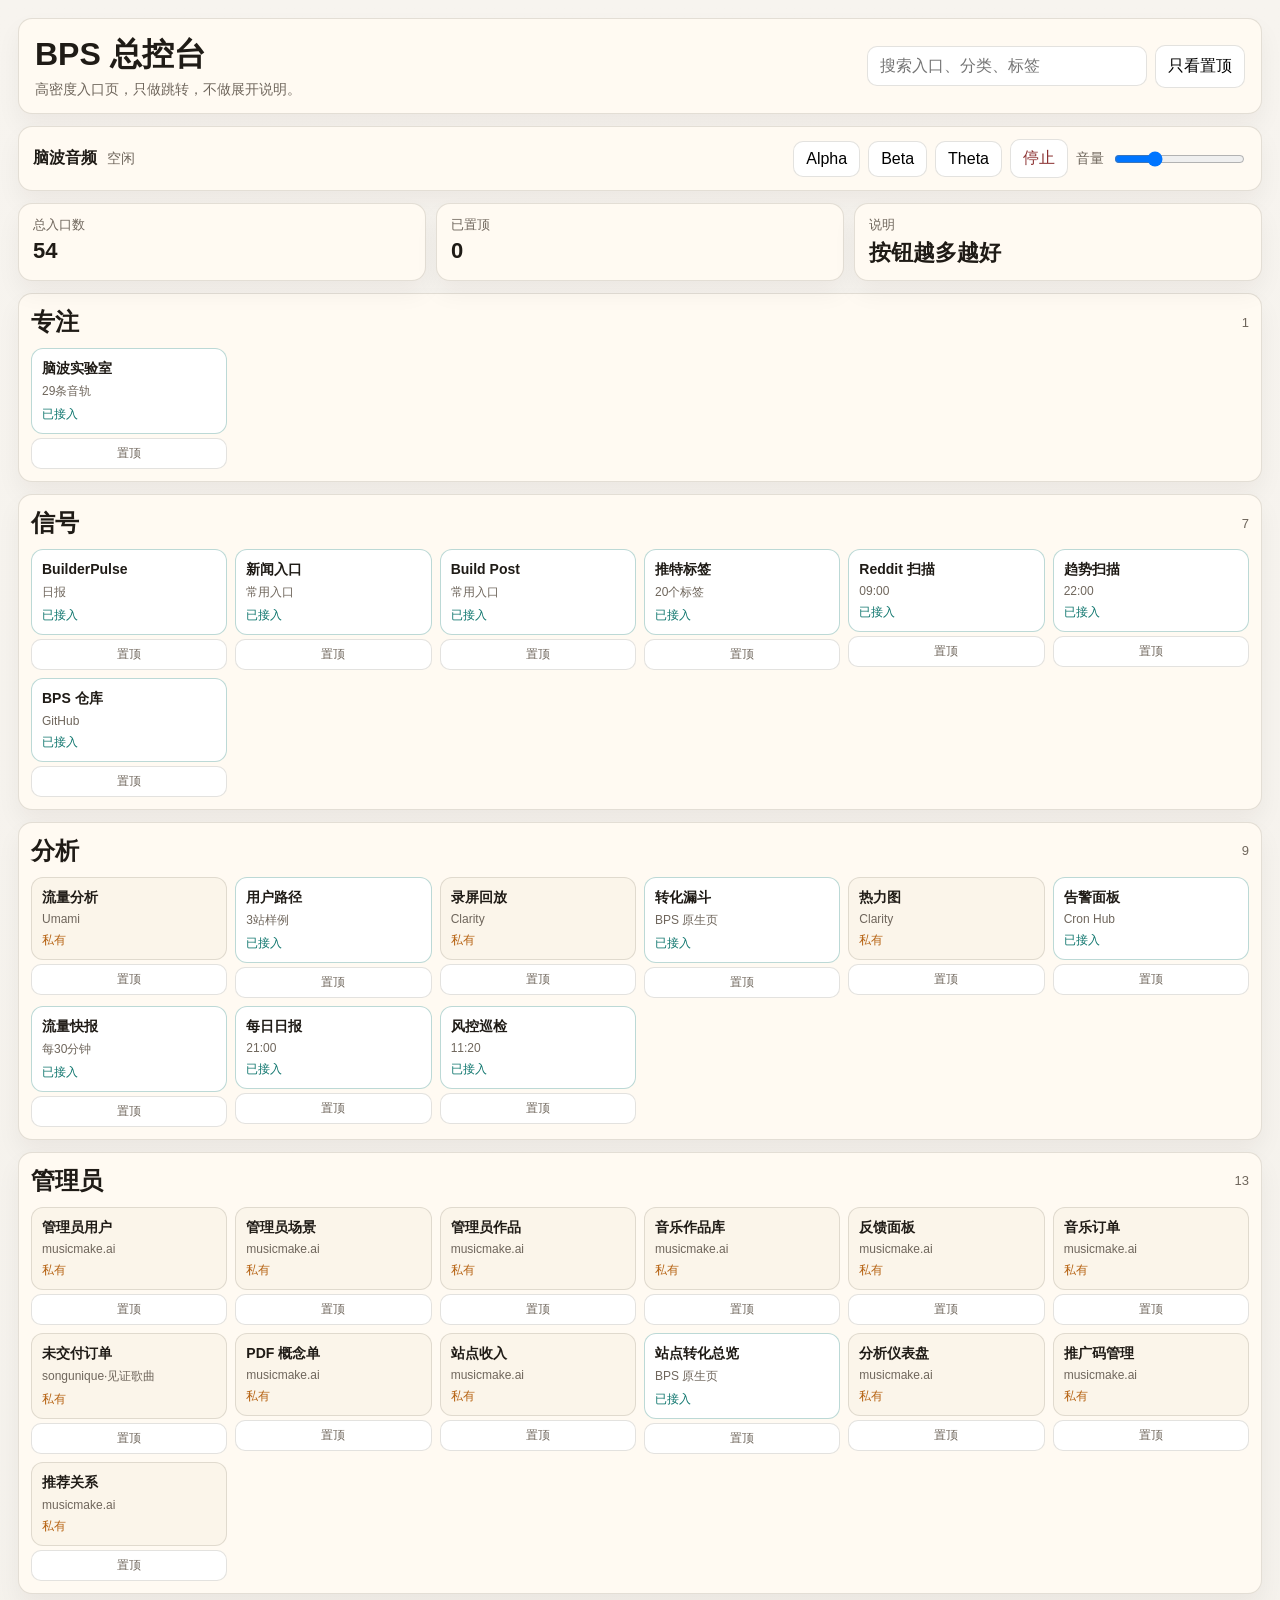
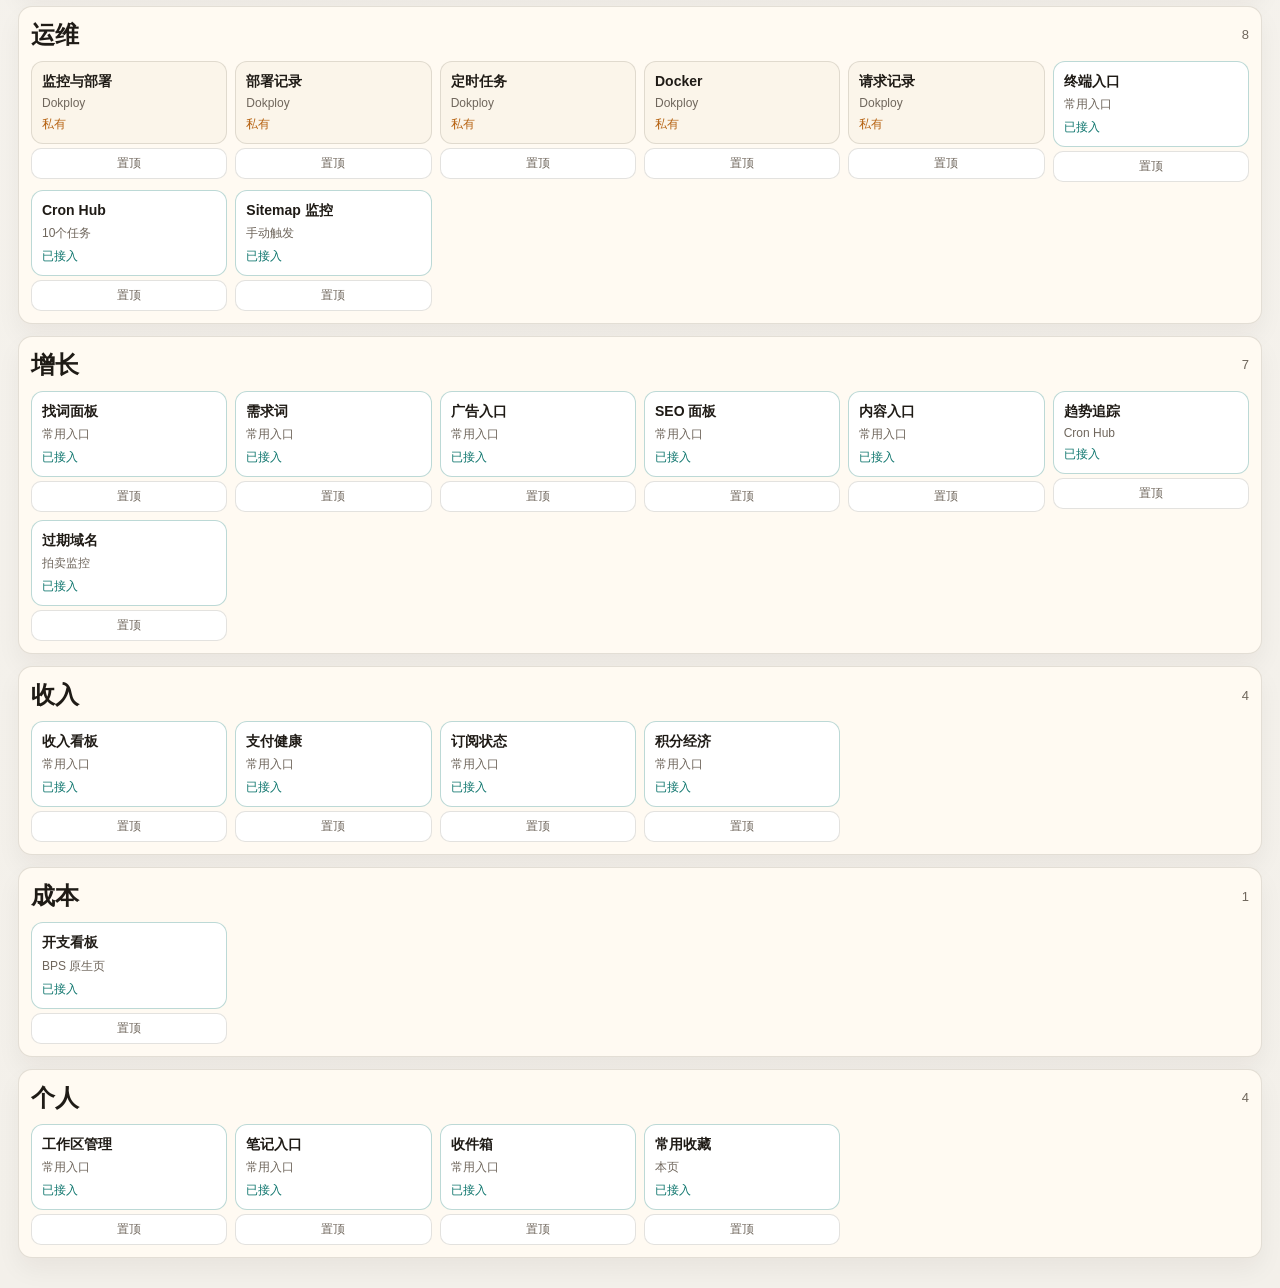
<file: index.html>
<!DOCTYPE html>
<html lang="zh-CN">
  <head>
    <meta charset="UTF-8" />
    <meta name="viewport" content="width=device-width, initial-scale=1.0" />
    <title>BPS 总控台</title>
    <meta
      name="description"
      content="BPS 总控台：高密度入口页，把专注、信号、分析、收入、监控和个人工具收口到一个页面。"
    />
    <meta name="robots" content="noindex,nofollow" />
    <link rel="icon" href="/favicon.svg" type="image/svg+xml" />
    <link rel="stylesheet" href="/styles.css?v=20260425d" />
  </head>
  <body>
    <main class="shell">
      <header class="topbar">
        <div class="title-wrap">
          <h1>BPS 总控台</h1>
          <p>高密度入口页，只做跳转，不做展开说明。</p>
        </div>

        <div class="toolbar">
          <input id="search" type="search" placeholder="搜索入口、分类、标签" />
          <button id="show-pinned" type="button">只看置顶</button>
        </div>
      </header>

      <section id="brain-lab" class="brain-strip">
        <div class="brain-title">
          <strong>脑波音频</strong>
          <span id="audio-status">空闲</span>
        </div>
        <div class="brain-actions">
          <button class="tone-button" data-mode="alpha" type="button">Alpha</button>
          <button class="tone-button" data-mode="beta" type="button">Beta</button>
          <button class="tone-button" data-mode="theta" type="button">Theta</button>
          <button class="tone-button tone-stop" id="stop-audio" type="button">停止</button>
          <label class="volume-row" for="volume">
            <span>音量</span>
            <input id="volume" type="range" min="0" max="100" value="28" />
          </label>
        </div>
      </section>

      <section class="summary-row">
        <div class="summary-box">
          <span>总入口数</span>
          <strong id="module-count">0</strong>
        </div>
        <div class="summary-box">
          <span>已置顶</span>
          <strong id="pinned-count">0</strong>
        </div>
        <div class="summary-box">
          <span>说明</span>
          <strong>按钮越多越好</strong>
        </div>
      </section>

      <div id="sections" class="sections"></div>
    </main>

    <script src="/brain-waves/persistent-player.js?v=20260420d" defer></script>
    <script src="/app.js?v=20260425b" defer></script>
  </body>
</html>
</file>
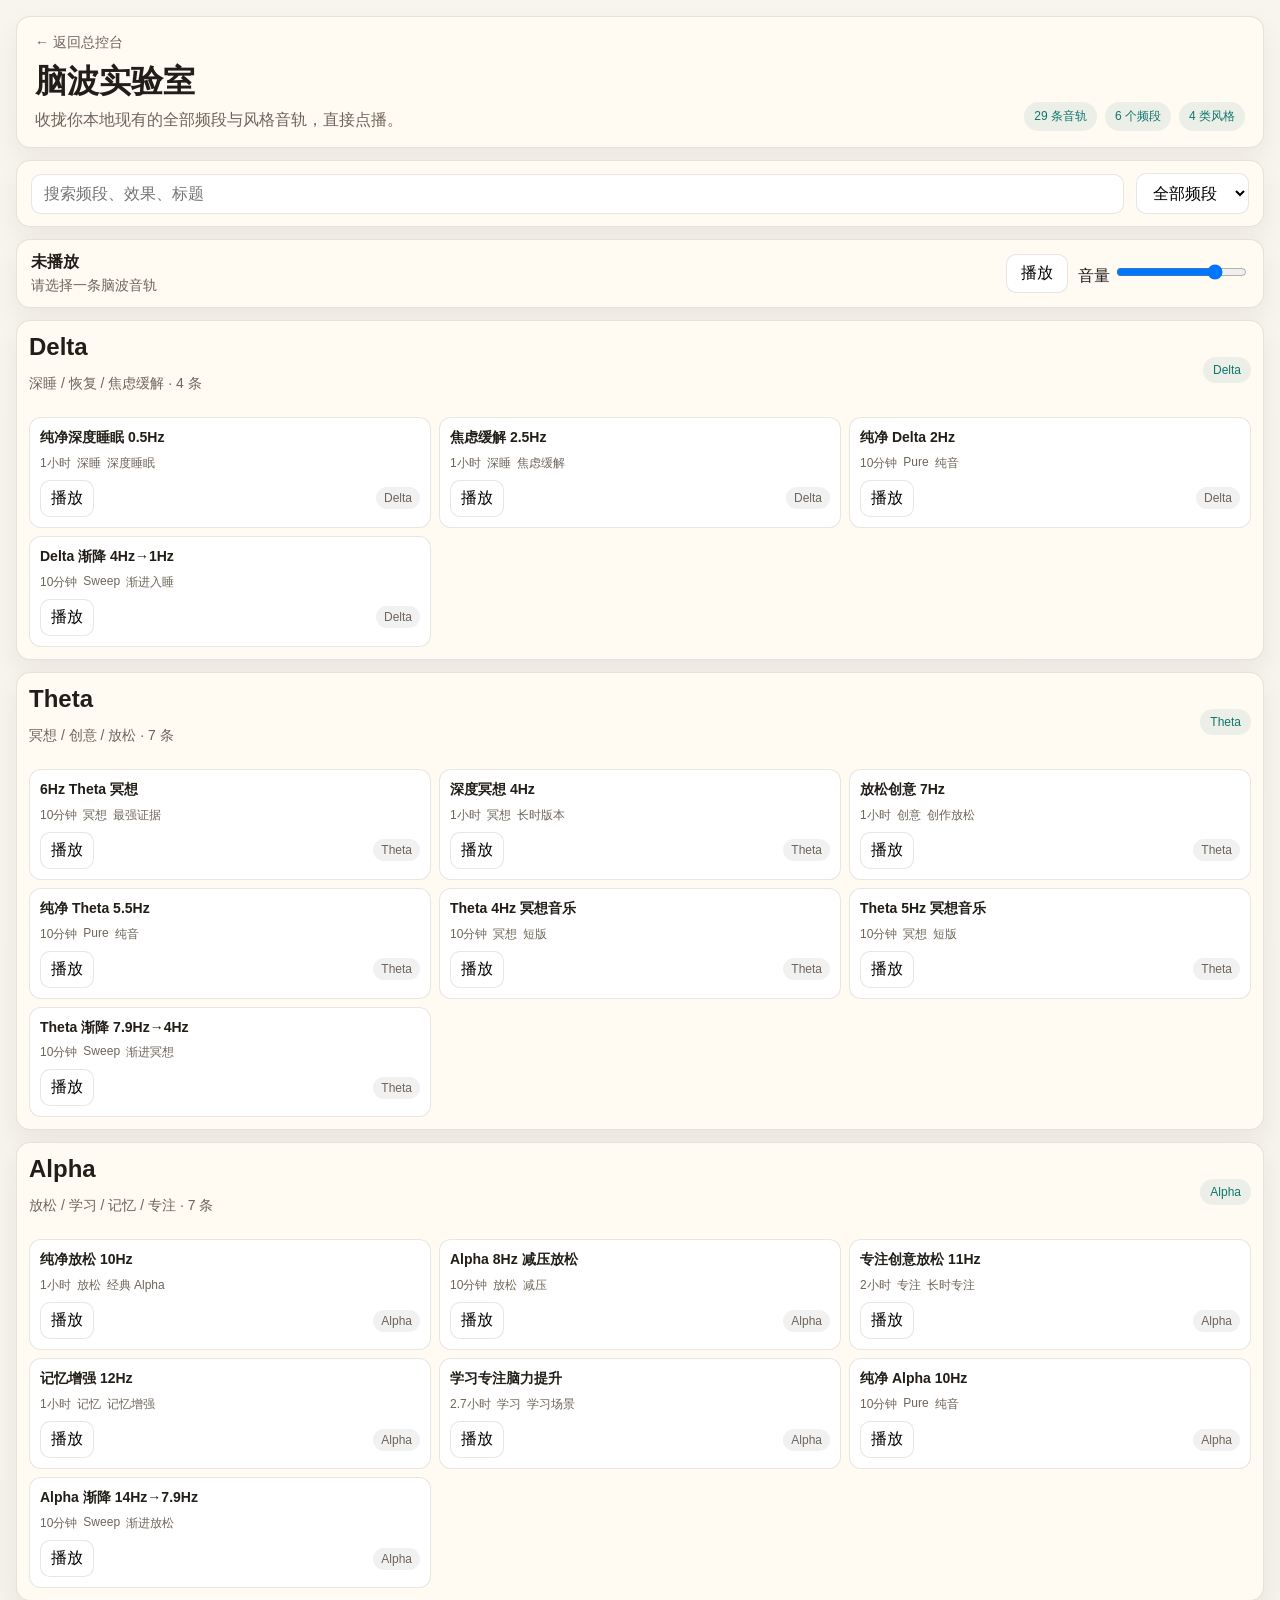
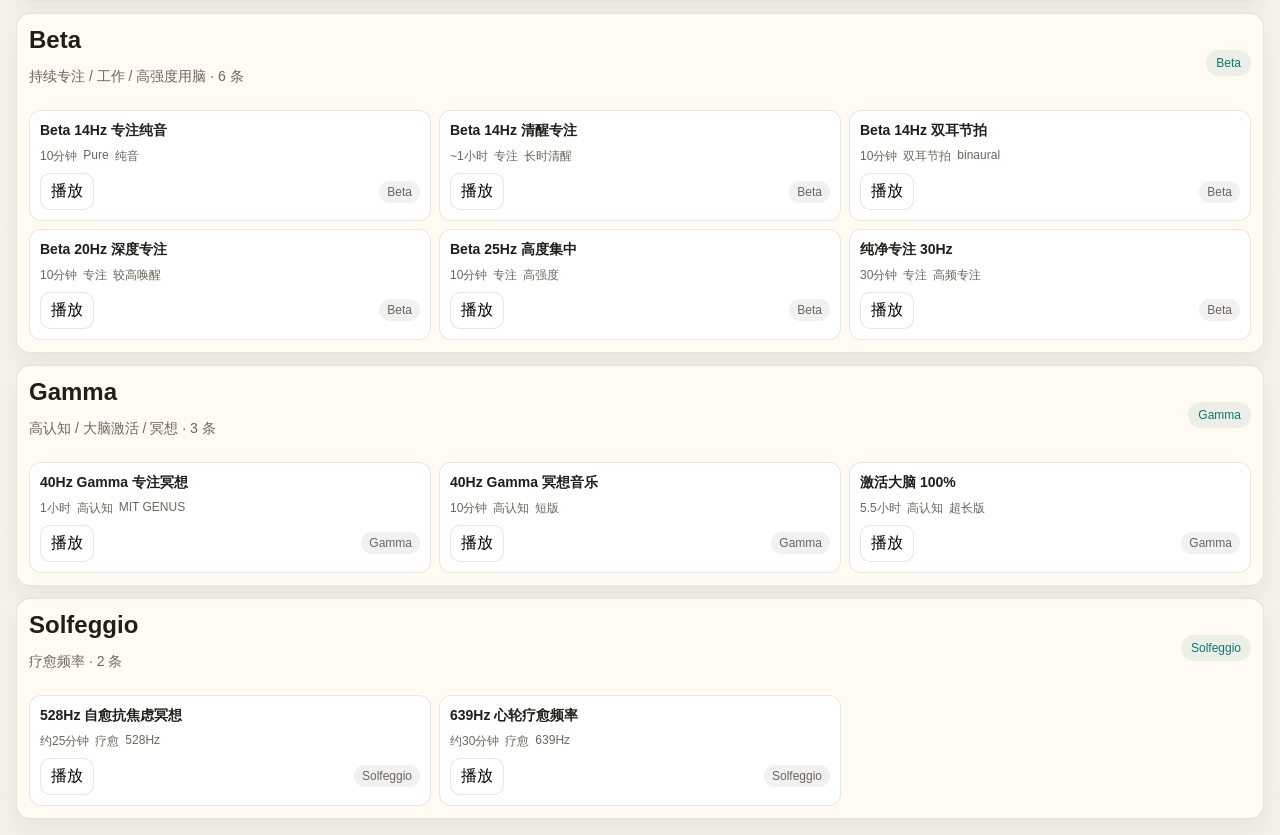
<file: brain-waves/index.html>
<!DOCTYPE html>
<html lang="zh-CN">
  <head>
    <meta charset="UTF-8" />
    <meta name="viewport" content="width=device-width, initial-scale=1.0" />
    <title>脑波实验室</title>
    <meta name="robots" content="noindex,nofollow" />
    <link rel="icon" href="/favicon.svg" type="image/svg+xml" />
    <link rel="stylesheet" href="/brain-waves/styles.css" />
  </head>
  <body>
    <main class="page">
      <header class="page-head">
        <div>
          <a class="back-link" href="../">← 返回总控台</a>
          <h1>脑波实验室</h1>
          <p>收拢你本地现有的全部频段与风格音轨，直接点播。</p>
        </div>
        <div class="head-stats">
          <span>29 条音轨</span>
          <span>6 个频段</span>
          <span>4 类风格</span>
        </div>
      </header>

      <section class="control-strip">
        <input id="search" type="search" placeholder="搜索频段、效果、标题" />
        <select id="band-filter">
          <option value="全部">全部频段</option>
          <option value="Delta">Delta</option>
          <option value="Theta">Theta</option>
          <option value="Alpha">Alpha</option>
          <option value="Beta">Beta</option>
          <option value="Gamma">Gamma</option>
          <option value="Solfeggio">Solfeggio</option>
        </select>
      </section>

      <section class="player-bar" id="player-bar">
        <div class="player-now">
          <strong id="player-title">未播放</strong>
          <span id="player-meta">请选择一条脑波音轨</span>
        </div>
        <div class="player-actions">
          <button id="toggle-play" type="button">播放</button>
          <label>
            音量
            <input id="volume" type="range" min="0" max="100" value="80" />
          </label>
        </div>
      </section>

      <div id="sections" class="sections"></div>
    </main>

    <audio id="audio" preload="metadata"></audio>
    <script src="/brain-waves/persistent-player.js" defer></script>
    <script src="/brain-waves/page.js" defer></script>
  </body>
</html>
</file>
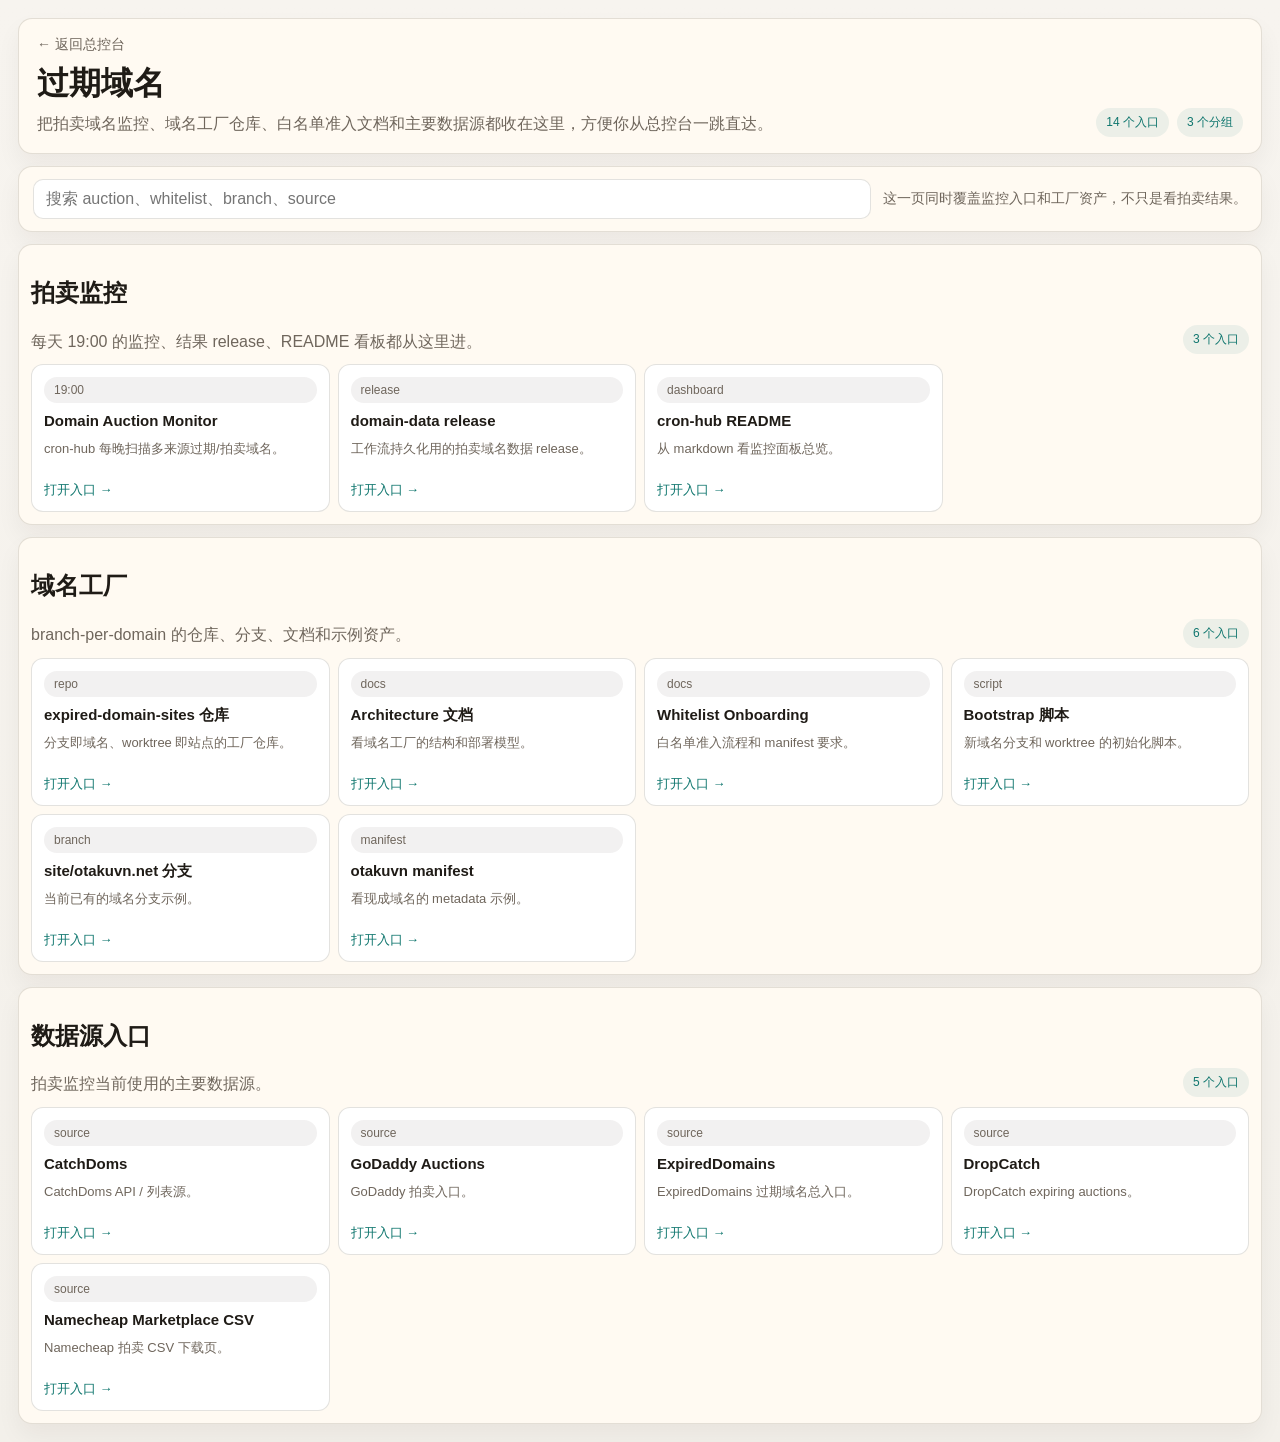
<file: expired-domains/index.html>
<!DOCTYPE html>
<html lang="zh-CN">
  <head>
    <meta charset="UTF-8" />
    <meta name="viewport" content="width=device-width, initial-scale=1.0" />
    <title>过期域名</title>
    <meta
      name="description"
      content="BPS 过期域名页：收纳拍卖域名监控、域名工厂仓库、白名单准入文档和数据源入口。"
    />
    <meta name="robots" content="noindex,nofollow" />
    <link rel="icon" href="/favicon.svg" type="image/svg+xml" />
    <link rel="stylesheet" href="/styles.css" />
  </head>
  <body class="subpage-body">
    <main class="detail-shell">
      <header class="detail-header">
        <div>
          <a class="back-link" href="/">← 返回总控台</a>
          <h1>过期域名</h1>
          <p>把拍卖域名监控、域名工厂仓库、白名单准入文档和主要数据源都收在这里，方便你从总控台一跳直达。</p>
        </div>
        <div class="detail-stats">
          <span id="domain-link-count">0 个入口</span>
          <span id="domain-section-count">0 个分组</span>
        </div>
      </header>

      <section class="detail-toolbar">
        <input id="domain-search" type="search" placeholder="搜索 auction、whitelist、branch、source" />
        <div class="helper-copy">这一页同时覆盖监控入口和工厂资产，不只是看拍卖结果。</div>
      </section>

      <div id="domain-sections" class="tag-groups"></div>
    </main>

    <script src="/brain-waves/persistent-player.js" defer></script>
    <script src="/expired-domains/app.js" defer></script>
  </body>
</html>
</file>
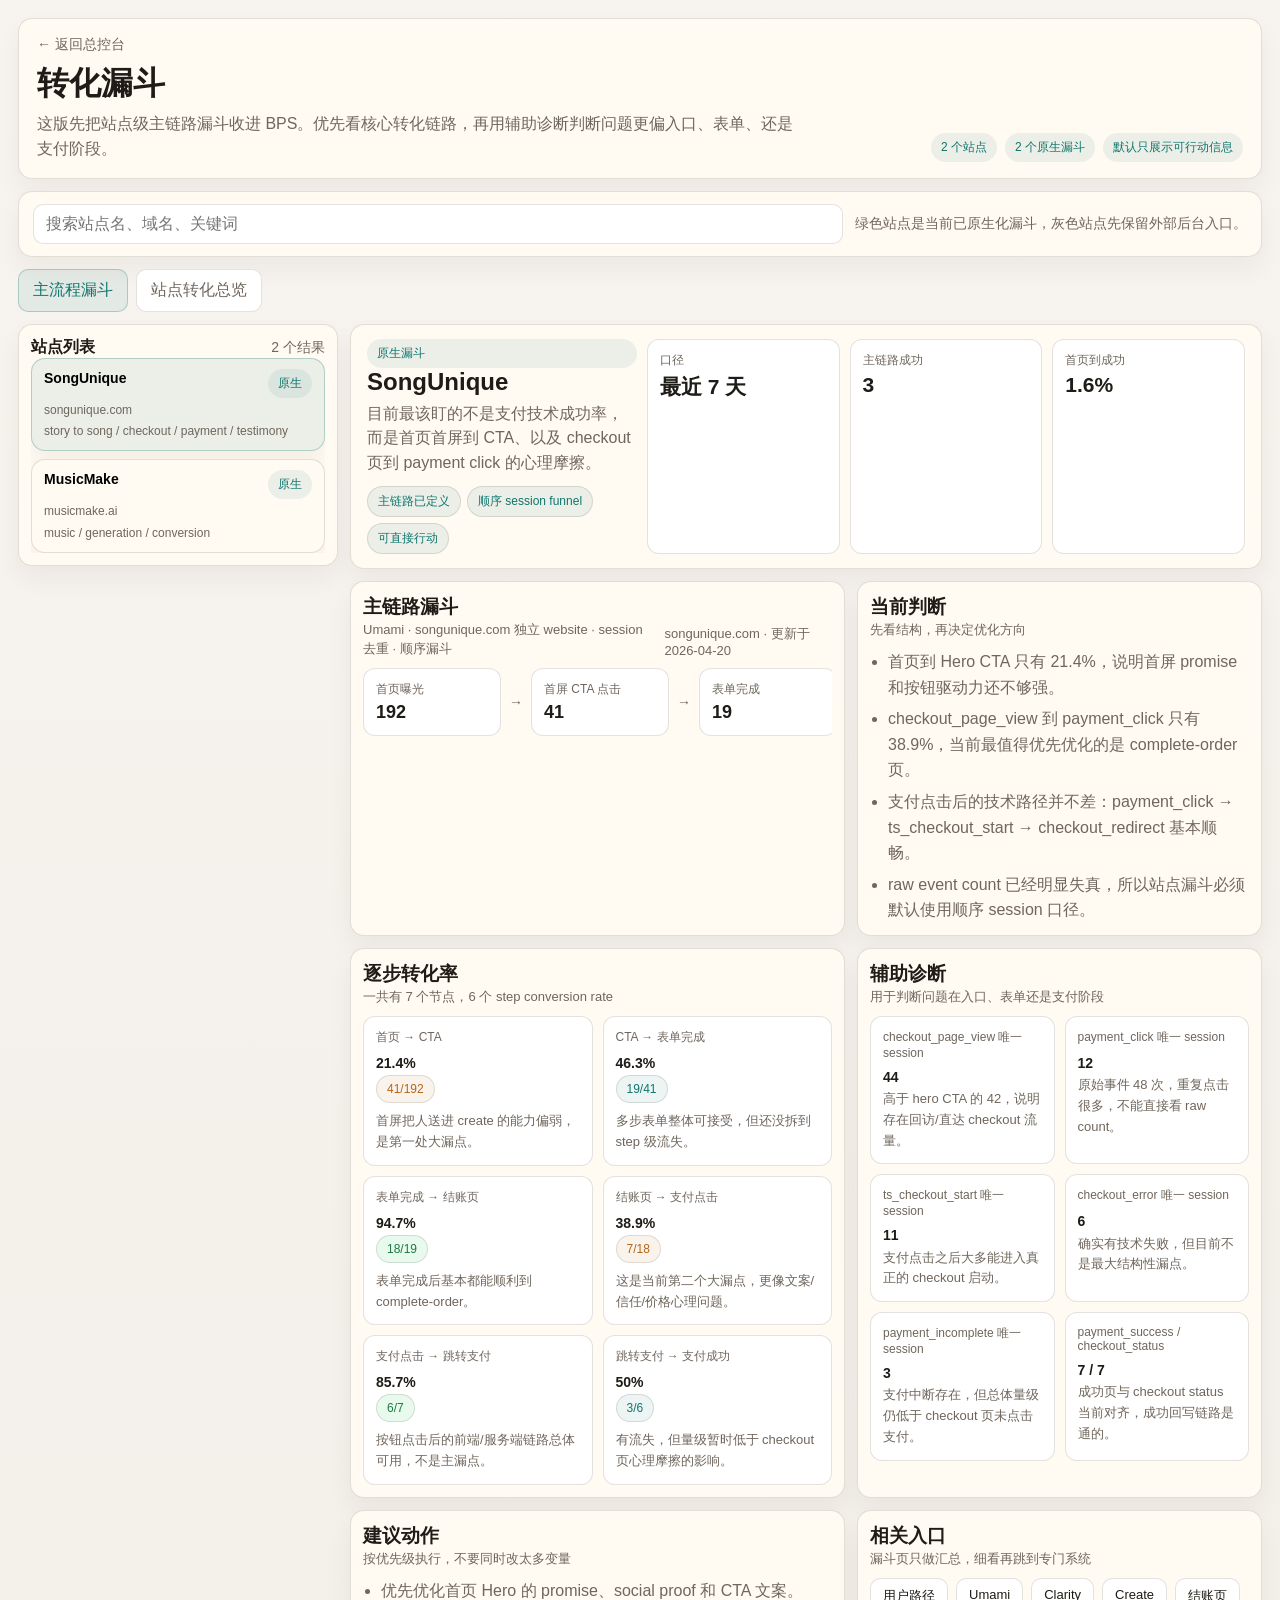
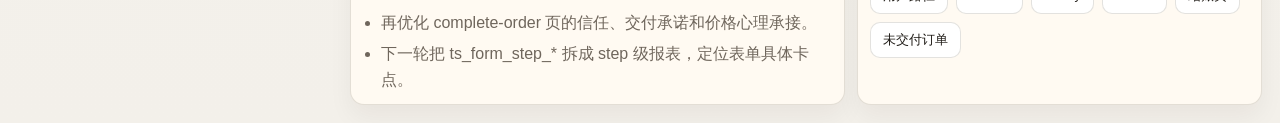
<file: funnels/index.html>
<!DOCTYPE html>
<html lang="zh-CN">
  <head>
    <meta charset="UTF-8" />
    <meta name="viewport" content="width=device-width, initial-scale=1.0" />
    <title>转化漏斗</title>
    <meta
      name="description"
      content="BPS 转化漏斗页：按站点查看主链路漏斗、逐步转化率、支付阶段诊断与相关入口。"
    />
    <meta name="robots" content="noindex,nofollow" />
    <link rel="icon" href="/favicon.svg" type="image/svg+xml" />
    <link rel="stylesheet" href="/styles.css?v=20260425d" />
  </head>
  <body class="subpage-body">
    <main class="detail-shell">
      <header class="detail-header">
        <div>
          <a class="back-link" href="../">← 返回总控台</a>
          <h1>转化漏斗</h1>
          <p>
            这版先把站点级主链路漏斗收进 BPS。优先看核心转化链路，再用辅助诊断判断问题更偏入口、表单、还是支付阶段。
          </p>
        </div>
        <div class="detail-stats">
          <span id="funnel-site-total">0 个站点</span>
          <span id="funnel-native-count">0 个原生漏斗</span>
          <span>默认只展示可行动信息</span>
        </div>
      </header>

      <section class="detail-toolbar">
        <input
          id="funnel-site-search"
          type="search"
          placeholder="搜索站点名、域名、关键词"
        />
        <div class="helper-copy">
          绿色站点是当前已原生化漏斗，灰色站点先保留外部后台入口。
        </div>
      </section>

      <nav class="view-tabs" aria-label="转化分析视图">
        <button class="view-tab active" data-funnel-view="funnels" type="button">
          主流程漏斗
        </button>
        <button class="view-tab" data-funnel-view="site-conversion" type="button">
          站点转化总览
        </button>
      </nav>

      <div id="funnel-view" class="journey-layout">
        <aside class="site-panel">
          <div class="site-panel-head">
            <strong>站点列表</strong>
            <span class="helper-copy" id="funnel-match-count">0 个结果</span>
          </div>
          <div id="funnel-site-list" class="site-list"></div>
        </aside>

        <section id="funnel-main" class="journey-main"></section>
      </div>

      <section id="site-conversion-view" class="journey-main" hidden></section>
    </main>

    <script src="/brain-waves/persistent-player.js?v=20260420d" defer></script>
    <script src="/funnels/data.js?v=20260425b" defer></script>
    <script src="/funnels/app.js?v=20260425b" defer></script>
  </body>
</html>
</file>
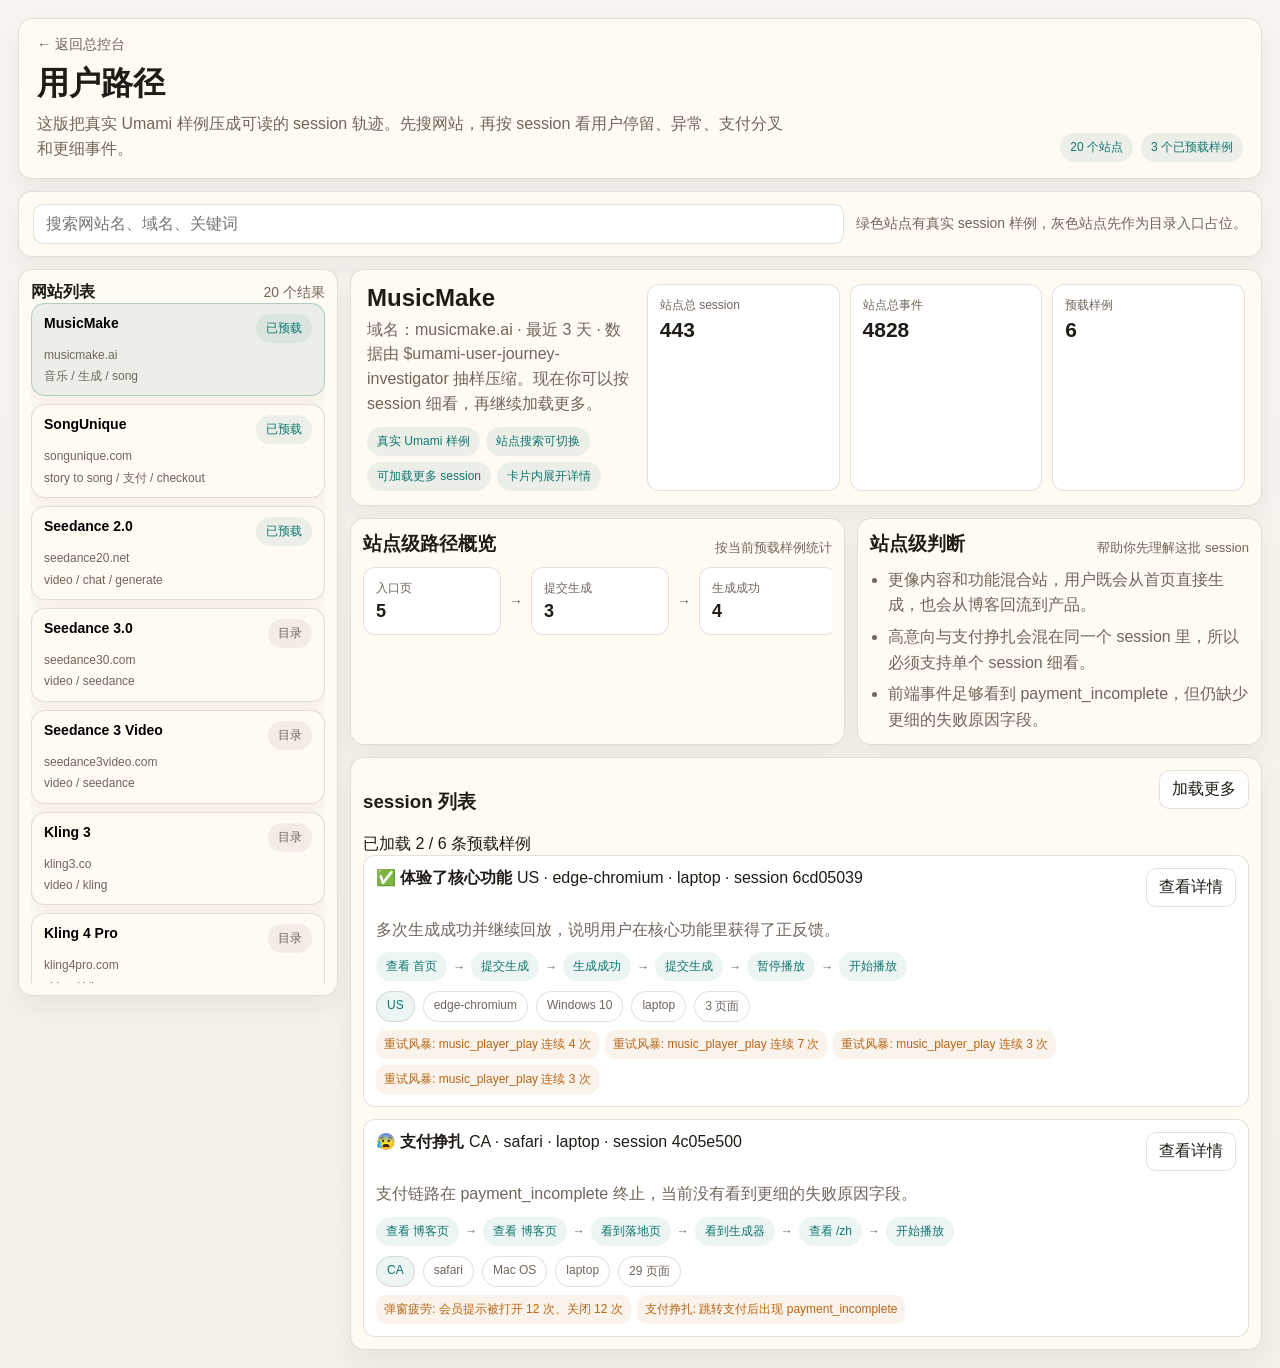
<file: journeys/index.html>
<!DOCTYPE html>
<html lang="zh-CN">
  <head>
    <meta charset="UTF-8" />
    <meta name="viewport" content="width=device-width, initial-scale=1.0" />
    <title>用户路径</title>
    <meta
      name="description"
      content="BPS 用户路径页：按网站筛选查看 Umami 真实 session 样例，并展示首版路径图。"
    />
    <meta name="robots" content="noindex,nofollow" />
    <link rel="icon" href="/favicon.svg" type="image/svg+xml" />
    <link rel="stylesheet" href="/styles.css" />
  </head>
  <body class="subpage-body">
    <main class="detail-shell">
      <header class="detail-header">
        <div>
          <a class="back-link" href="../">← 返回总控台</a>
          <h1>用户路径</h1>
          <p>这版把真实 Umami 样例压成可读的 session 轨迹。先搜网站，再按 session 看用户停留、异常、支付分叉和更细事件。</p>
        </div>
        <div class="detail-stats">
          <span id="site-total">0 个站点</span>
          <span id="site-preview-count">0 个已预载样例</span>
        </div>
      </header>

      <section class="detail-toolbar">
        <input id="site-search" type="search" placeholder="搜索网站名、域名、关键词" />
        <div class="helper-copy">绿色站点有真实 session 样例，灰色站点先作为目录入口占位。</div>
      </section>

      <div class="journey-layout">
        <aside class="site-panel">
          <div class="site-panel-head">
            <strong>网站列表</strong>
            <span class="helper-copy" id="site-match-count">0 个结果</span>
          </div>
          <div id="site-list" class="site-list"></div>
        </aside>

        <section id="journey-main" class="journey-main"></section>
      </div>
    </main>

    <script src="/brain-waves/persistent-player.js?v=20260420d" defer></script>
    <script src="/journeys/data.js?v=20260420d" defer></script>
    <script src="/journeys/app.js?v=20260420d" defer></script>
  </body>
</html>
</file>
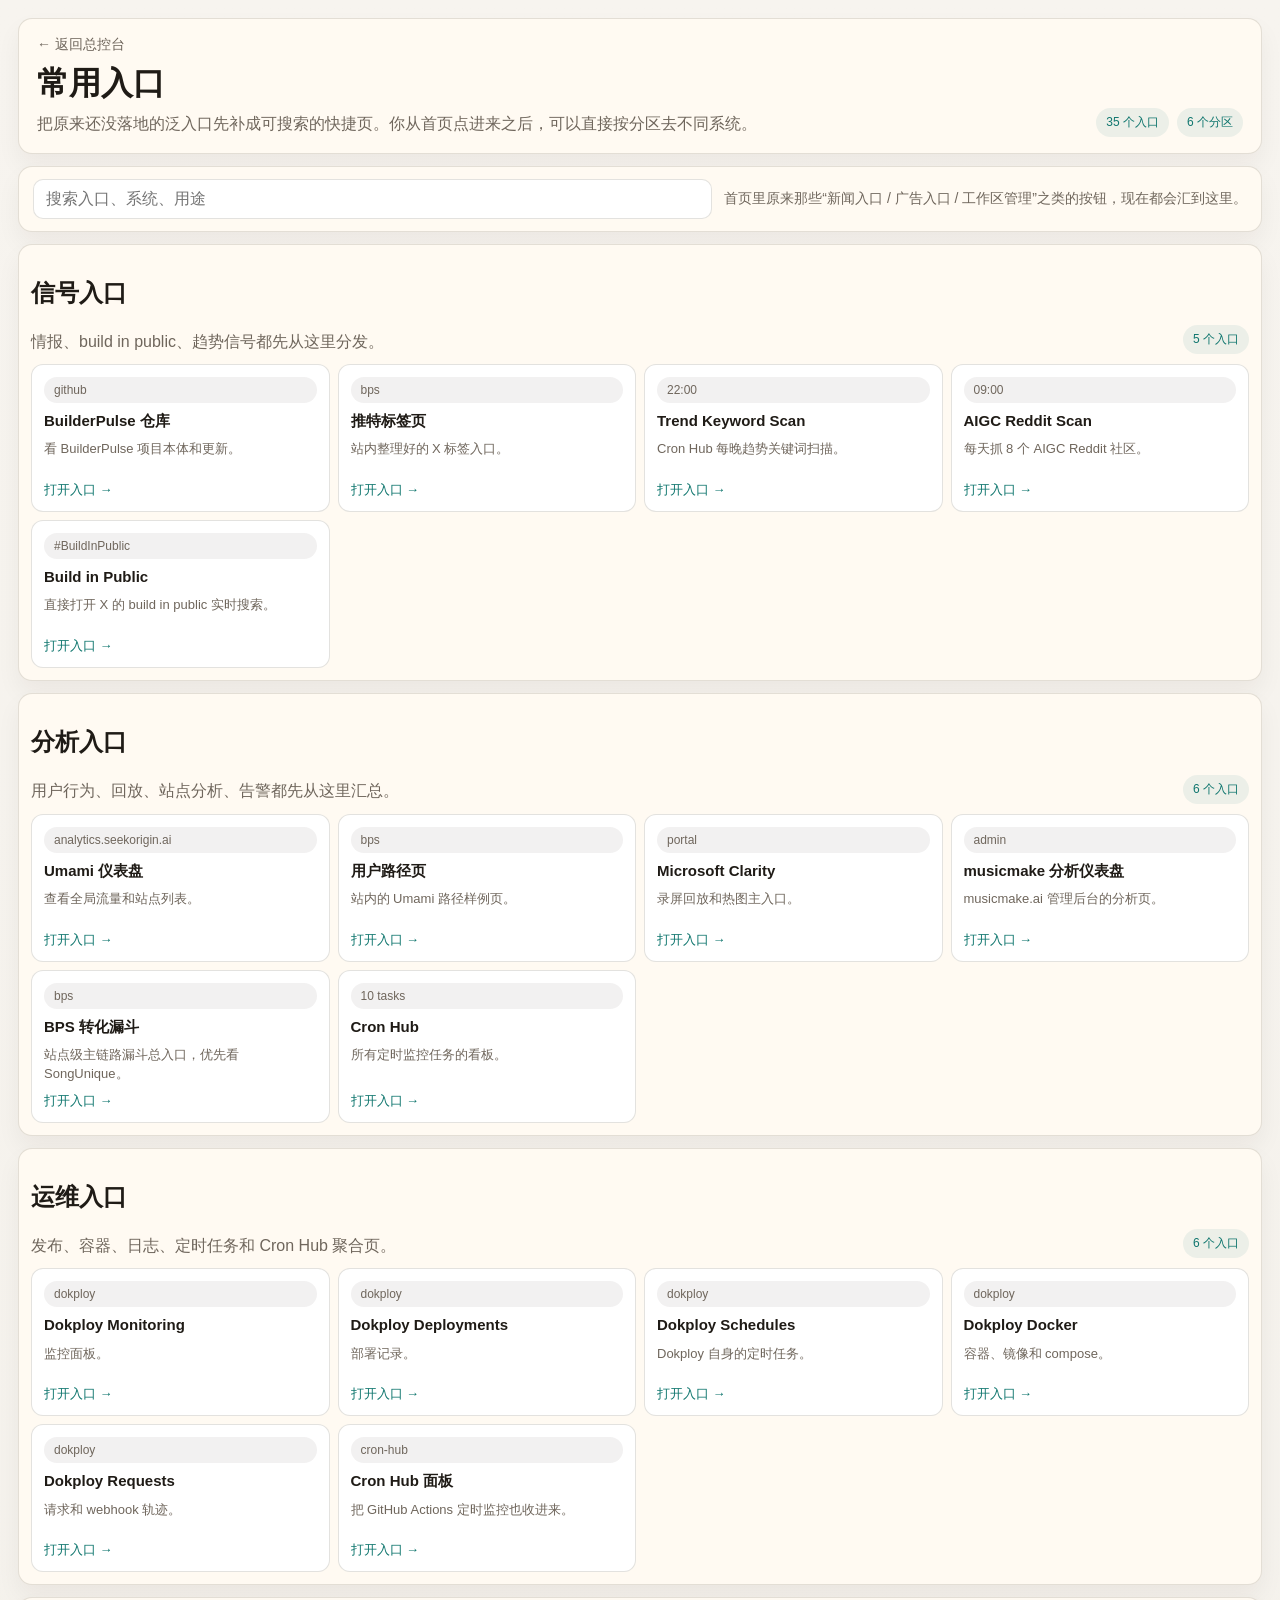
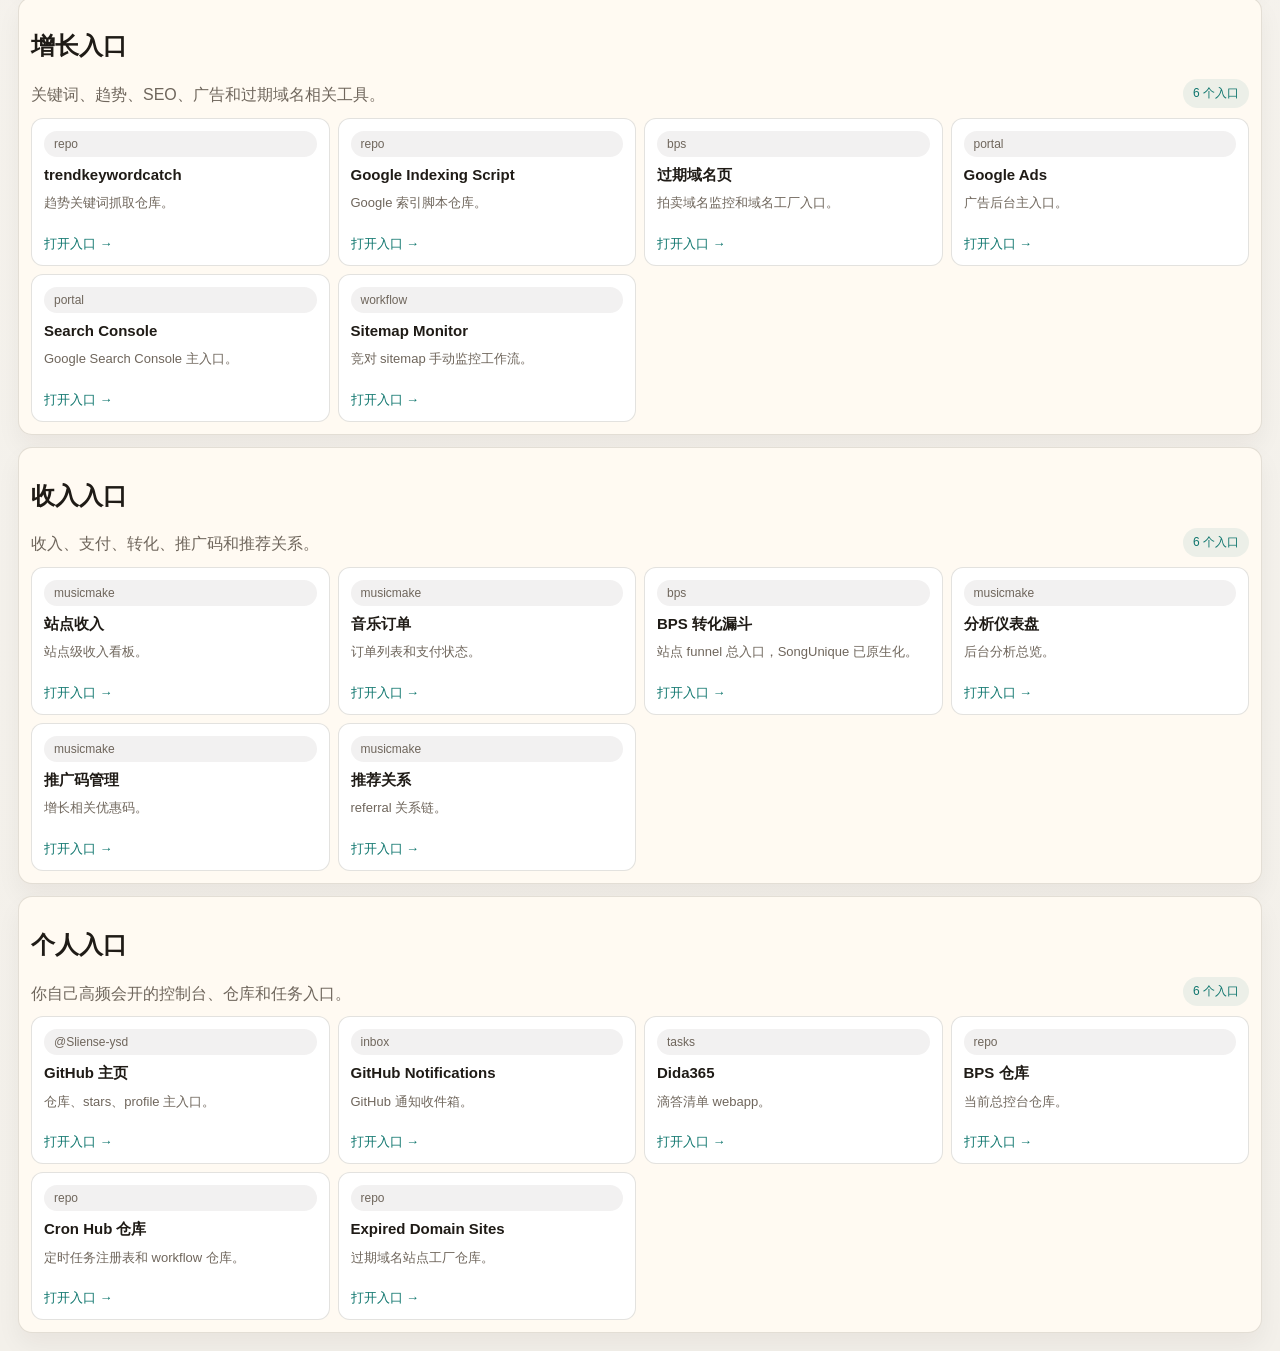
<file: quick-links/index.html>
<!DOCTYPE html>
<html lang="zh-CN">
  <head>
    <meta charset="UTF-8" />
    <meta name="viewport" content="width=device-width, initial-scale=1.0" />
    <title>常用入口</title>
    <meta
      name="description"
      content="BPS 常用入口页：把信号、分析、运维、增长、收入和个人常用链接收拢到一个可以搜索的页面。"
    />
    <meta name="robots" content="noindex,nofollow" />
    <link rel="icon" href="/favicon.svg" type="image/svg+xml" />
    <link rel="stylesheet" href="/styles.css" />
  </head>
  <body class="subpage-body">
    <main class="detail-shell">
      <header class="detail-header">
        <div>
          <a class="back-link" href="/">← 返回总控台</a>
          <h1>常用入口</h1>
          <p>把原来还没落地的泛入口先补成可搜索的快捷页。你从首页点进来之后，可以直接按分区去不同系统。</p>
        </div>
        <div class="detail-stats">
          <span id="quick-link-count">0 个入口</span>
          <span id="quick-section-count">0 个分区</span>
        </div>
      </header>

      <section class="detail-toolbar">
        <input id="quick-search" type="search" placeholder="搜索入口、系统、用途" />
        <div class="helper-copy">首页里原来那些“新闻入口 / 广告入口 / 工作区管理”之类的按钮，现在都会汇到这里。</div>
      </section>

      <div id="quick-sections" class="tag-groups"></div>
    </main>

    <script src="/brain-waves/persistent-player.js?v=20260420d" defer></script>
    <script src="/quick-links/app.js?v=20260420d" defer></script>
  </body>
</html>
</file>
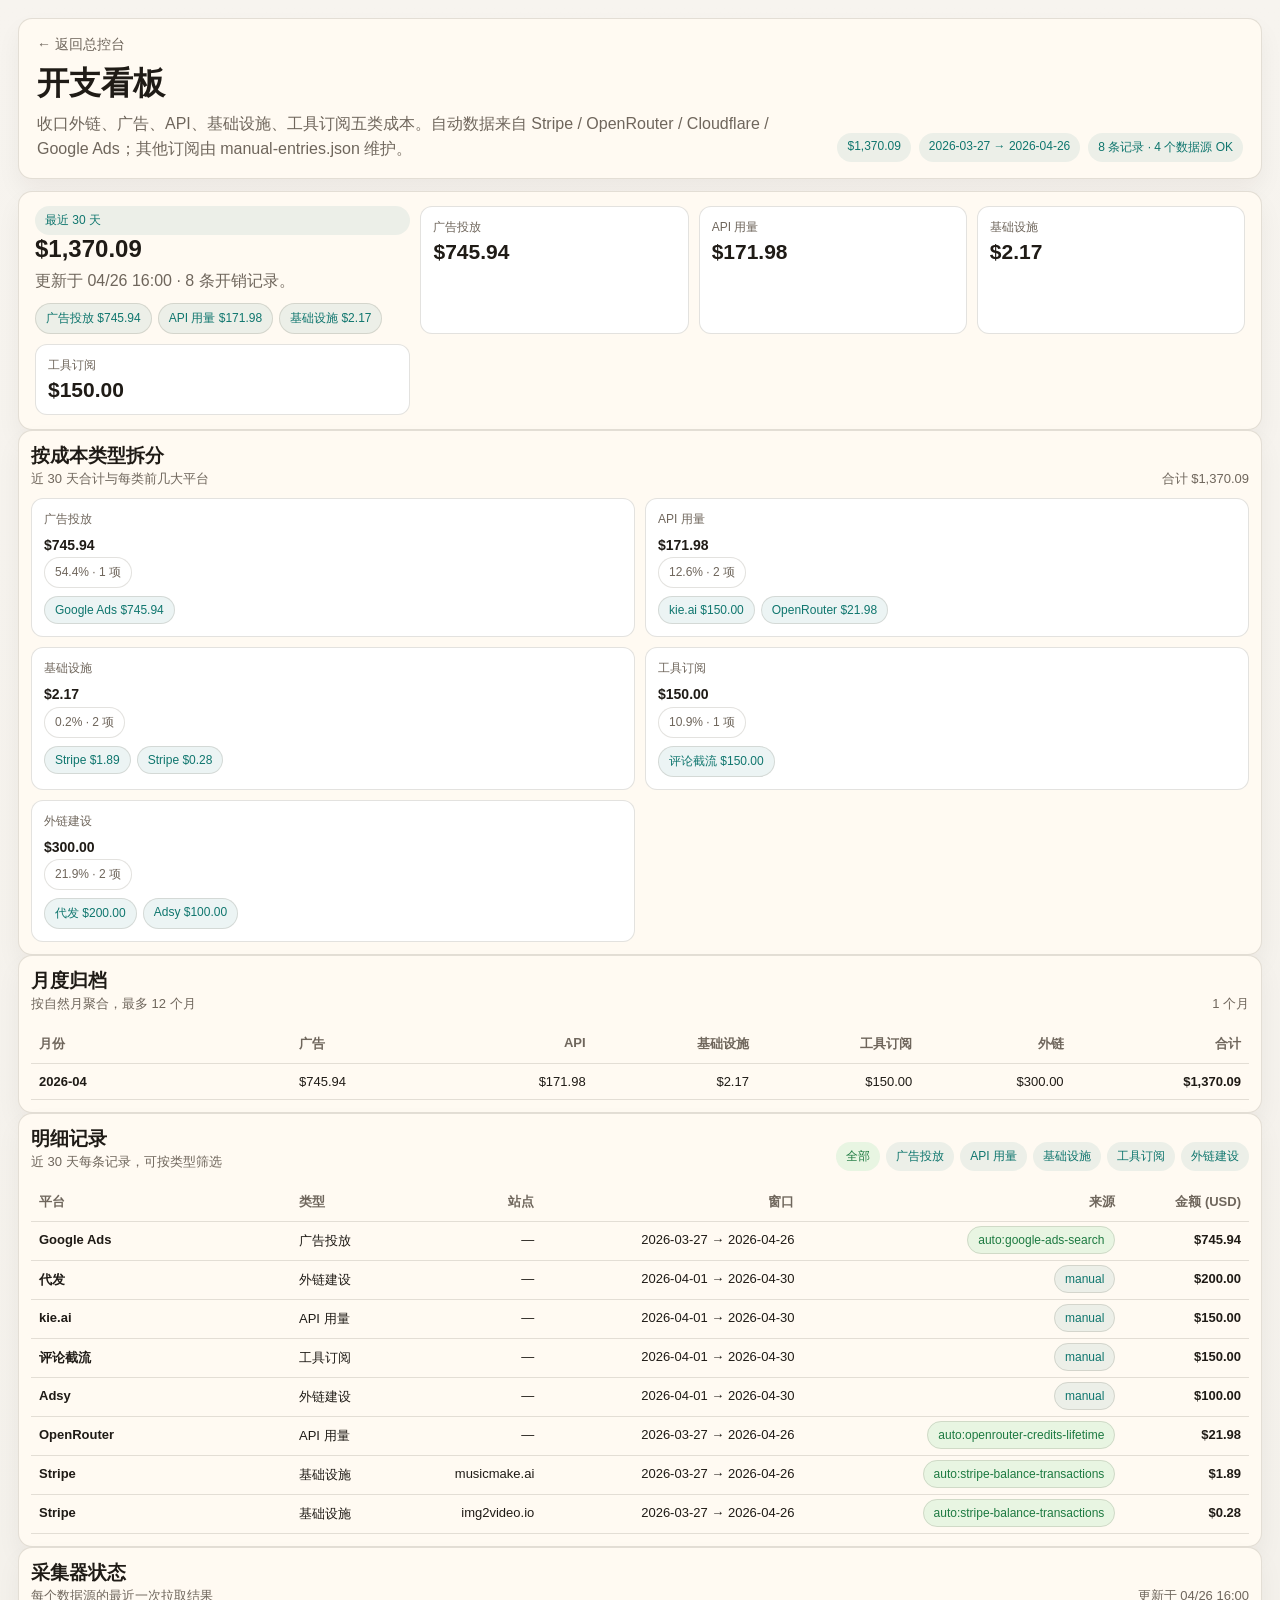
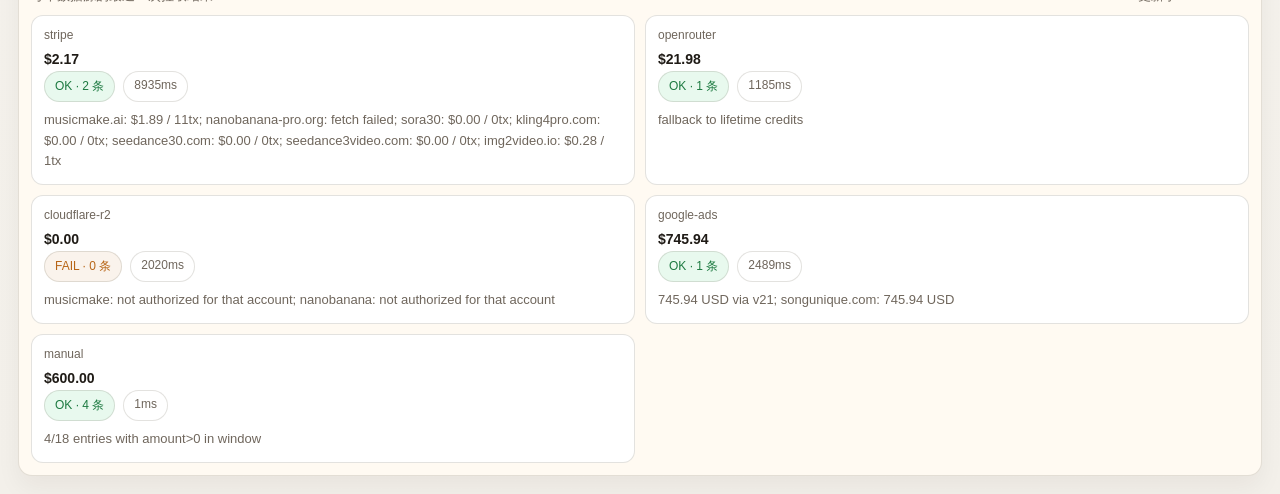
<file: spending/index.html>
<!DOCTYPE html>
<html lang="zh-CN">
  <head>
    <meta charset="UTF-8" />
    <meta name="viewport" content="width=device-width, initial-scale=1.0" />
    <title>开支看板</title>
    <meta
      name="description"
      content="BPS 开支看板：按成本类型汇总最近 30 天的广告、API、基础设施、工具订阅和外链开销。"
    />
    <meta name="robots" content="noindex,nofollow" />
    <link rel="icon" href="/favicon.svg" type="image/svg+xml" />
    <link rel="stylesheet" href="/styles.css?v=20260425d" />
  </head>
  <body class="subpage-body">
    <main class="detail-shell">
      <header class="detail-header">
        <div>
          <a class="back-link" href="../">← 返回总控台</a>
          <h1>开支看板</h1>
          <p>
            收口外链、广告、API、基础设施、工具订阅五类成本。自动数据来自 Stripe / OpenRouter / Cloudflare / Google Ads；其他订阅由 manual-entries.json 维护。
          </p>
        </div>
        <div class="detail-stats">
          <span id="spending-total">—</span>
          <span id="spending-window">—</span>
          <span id="spending-delta">—</span>
        </div>
      </header>

      <section id="spending-hero" class="journey-hero" hidden></section>

      <section id="spending-by-type" class="detail-card" hidden>
        <div class="card-head">
          <div>
            <h3>按成本类型拆分</h3>
            <span>近 30 天合计与每类前几大平台</span>
          </div>
          <span id="spending-by-type-meta"></span>
        </div>
        <div id="spending-by-type-grid" class="session-summary-grid"></div>
      </section>

      <section id="spending-monthly" class="detail-card" hidden>
        <div class="card-head">
          <div>
            <h3>月度归档</h3>
            <span>按自然月聚合，最多 12 个月</span>
          </div>
          <span id="spending-monthly-meta"></span>
        </div>
        <div class="conversion-table-wrap">
          <table class="conversion-table">
            <thead>
              <tr>
                <th>月份</th>
                <th>广告</th>
                <th>API</th>
                <th>基础设施</th>
                <th>工具订阅</th>
                <th>外链</th>
                <th>合计</th>
              </tr>
            </thead>
            <tbody id="spending-monthly-rows"></tbody>
          </table>
        </div>
      </section>

      <section id="spending-records" class="detail-card" hidden>
        <div class="card-head">
          <div>
            <h3>明细记录</h3>
            <span>近 30 天每条记录，可按类型筛选</span>
          </div>
          <div id="spending-record-filters" class="hero-pill-row"></div>
        </div>
        <div class="conversion-table-wrap">
          <table class="conversion-table">
            <thead>
              <tr>
                <th>平台</th>
                <th>类型</th>
                <th>站点</th>
                <th>窗口</th>
                <th>来源</th>
                <th>金额 (USD)</th>
              </tr>
            </thead>
            <tbody id="spending-record-rows"></tbody>
          </table>
        </div>
      </section>

      <section id="spending-status" class="detail-card" hidden>
        <div class="card-head">
          <div>
            <h3>采集器状态</h3>
            <span>每个数据源的最近一次拉取结果</span>
          </div>
          <span id="spending-updated"></span>
        </div>
        <div id="spending-status-rows" class="session-summary-grid"></div>
      </section>

      <section id="spending-empty" class="empty-state" hidden>
        <h2>还没有开支数据</h2>
        <p>
          在 bps-console 仓库根目录跑 <code>node scripts/collect-spending.mjs</code> 生成首份
          <code>spending/data.js</code>，再刷新本页。
        </p>
      </section>
    </main>

    <script src="/brain-waves/persistent-player.js?v=20260420d" defer></script>
    <script src="/spending/data.js?v=20260425a" defer></script>
    <script src="/spending/app.js?v=20260425a" defer></script>
  </body>
</html>
</file>
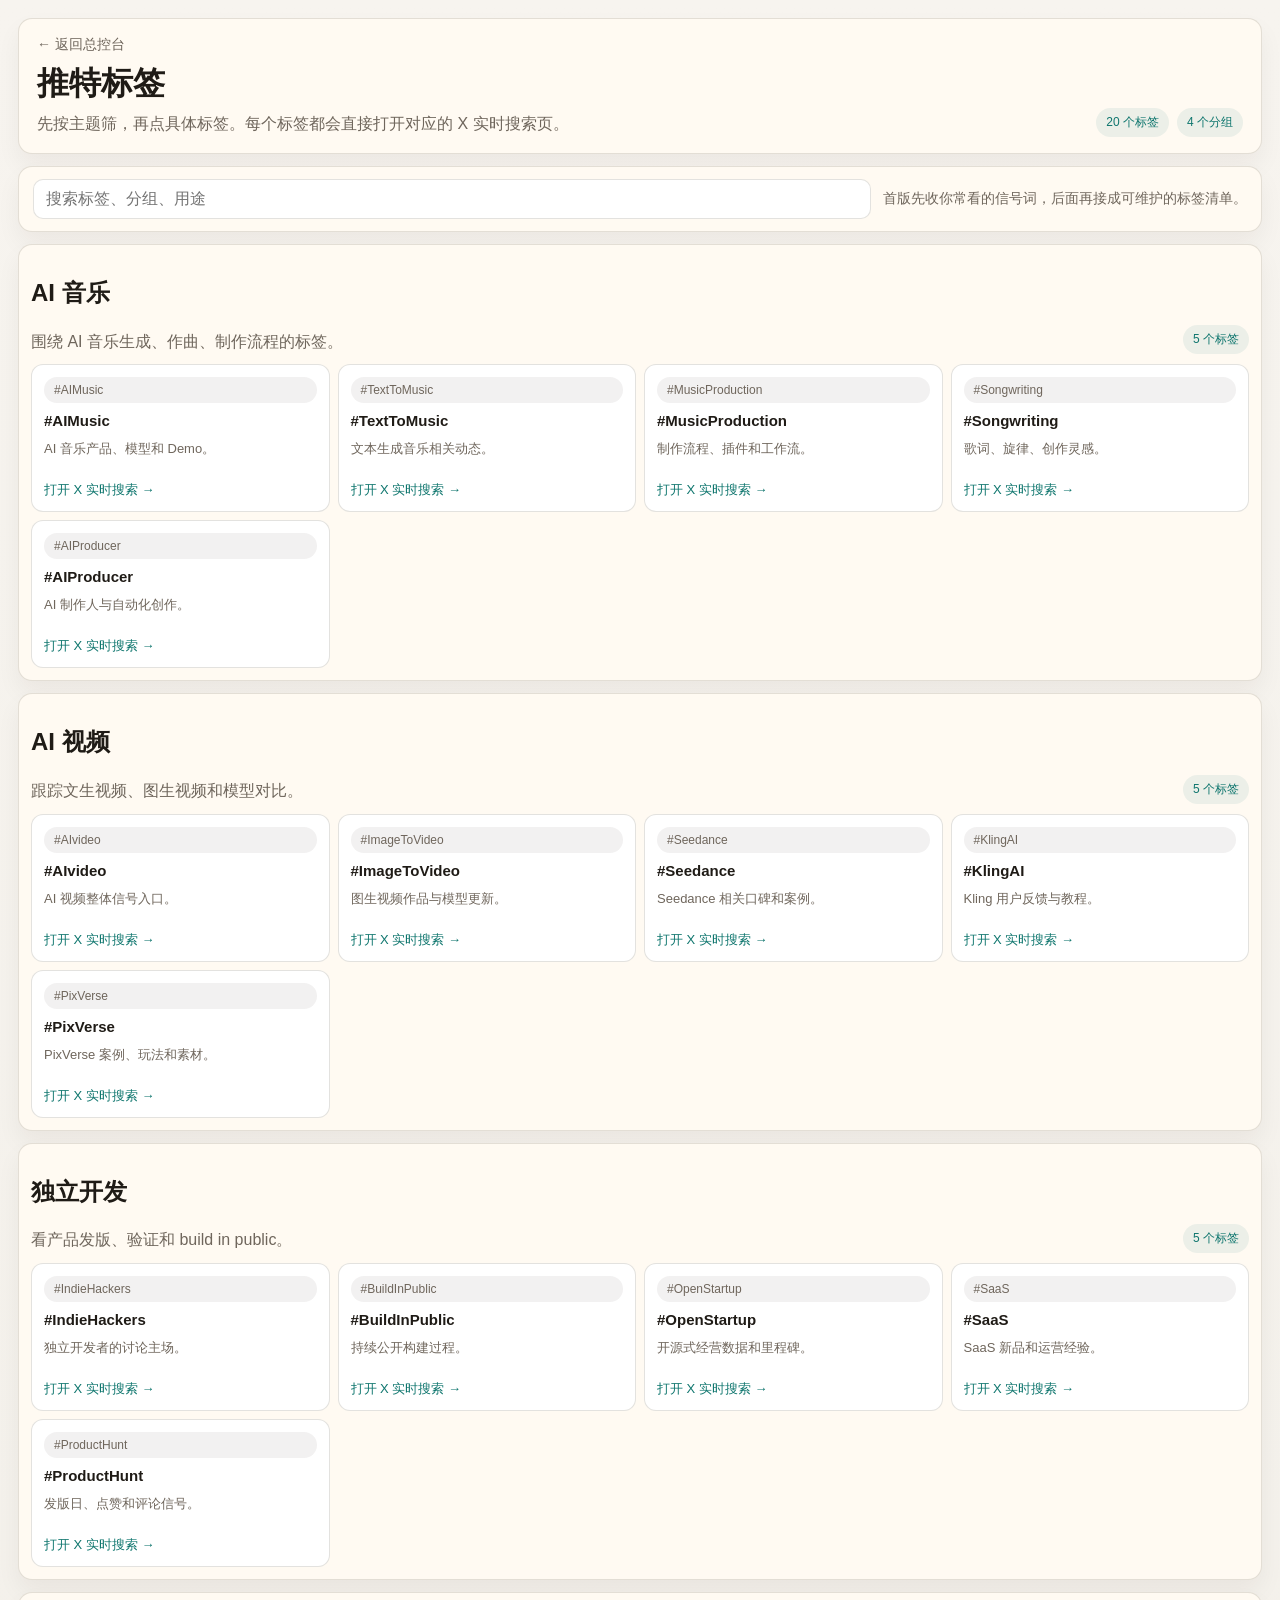
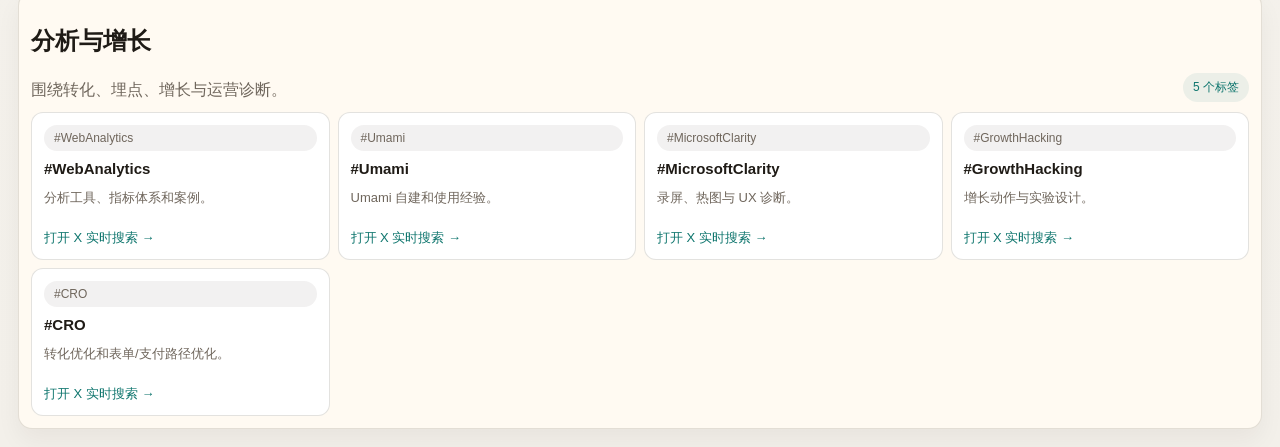
<file: twitter-tags/index.html>
<!DOCTYPE html>
<html lang="zh-CN">
  <head>
    <meta charset="UTF-8" />
    <meta name="viewport" content="width=device-width, initial-scale=1.0" />
    <title>推特标签</title>
    <meta
      name="description"
      content="BPS 推特标签页：把常看的 X 标签按主题整理，点击标签直接跳到对应的实时搜索页。"
    />
    <meta name="robots" content="noindex,nofollow" />
    <link rel="icon" href="/favicon.svg" type="image/svg+xml" />
    <link rel="stylesheet" href="/styles.css" />
  </head>
  <body class="subpage-body">
    <main class="detail-shell">
      <header class="detail-header">
        <div>
          <a class="back-link" href="../">← 返回总控台</a>
          <h1>推特标签</h1>
          <p>先按主题筛，再点具体标签。每个标签都会直接打开对应的 X 实时搜索页。</p>
        </div>
        <div class="detail-stats">
          <span id="tag-count">0 个标签</span>
          <span id="group-count">0 个分组</span>
        </div>
      </header>

      <section class="detail-toolbar">
        <input id="tag-search" type="search" placeholder="搜索标签、分组、用途" />
        <div class="helper-copy">首版先收你常看的信号词，后面再接成可维护的标签清单。</div>
      </section>

      <div id="tag-groups" class="tag-groups"></div>
    </main>

    <script src="/brain-waves/persistent-player.js" defer></script>
    <script src="/twitter-tags/app.js" defer></script>
  </body>
</html>
</file>
<file: styles.css>
:root {
  color-scheme: light;
  --bg: #f3f0ea;
  --panel: #fffaf2;
  --text: #1f1b16;
  --muted: #6f665c;
  --line: rgba(102, 93, 81, 0.18);
  --accent: #0f766e;
  --soft: rgba(15, 118, 110, 0.08);
  --warn: #b76516;
  --shadow: 0 12px 24px rgba(31, 27, 22, 0.05);
}

* {
  box-sizing: border-box;
}

[hidden] {
  display: none !important;
}

body {
  margin: 0;
  min-height: 100vh;
  color: var(--text);
  background: linear-gradient(180deg, #f7f4ef 0%, var(--bg) 100%);
  font-family:
    "PingFang SC", "Hiragino Sans GB", "Microsoft YaHei", "Noto Sans SC",
    sans-serif;
}

button,
input,
a {
  font: inherit;
}

a {
  color: inherit;
  text-decoration: none;
}

.shell {
  width: min(1800px, 100%);
  margin: 0 auto;
  padding: 18px;
}

.topbar,
.brain-strip,
.summary-row,
.section-block {
  margin-bottom: 12px;
}

.topbar,
.brain-strip,
.summary-box,
.section-block {
  border: 1px solid var(--line);
  border-radius: 14px;
  background: var(--panel);
  box-shadow: var(--shadow);
}

.topbar {
  display: flex;
  justify-content: space-between;
  gap: 12px;
  align-items: center;
  padding: 14px 16px;
}

.title-wrap h1,
.section-label h2 {
  margin: 0;
}

.title-wrap p {
  margin: 4px 0 0;
  color: var(--muted);
  font-size: 14px;
}

.toolbar {
  display: flex;
  gap: 8px;
  align-items: center;
}

.toolbar input,
.toolbar button,
.brain-actions button,
.pin-toggle,
.volume-row input {
  border: 1px solid var(--line);
  border-radius: 10px;
}

.toolbar input {
  min-width: 280px;
  padding: 10px 12px;
  background: #fff;
}

.toolbar button {
  padding: 10px 12px;
  background: #fff;
  cursor: pointer;
}

.brain-strip {
  display: flex;
  justify-content: space-between;
  gap: 12px;
  align-items: center;
  padding: 12px 14px;
}

.brain-title {
  display: flex;
  gap: 10px;
  align-items: center;
}

.brain-title span {
  color: var(--muted);
  font-size: 14px;
}

.brain-actions {
  display: flex;
  flex-wrap: wrap;
  gap: 8px;
  align-items: center;
}

.brain-actions button {
  padding: 8px 12px;
  background: #fff;
  cursor: pointer;
}

.tone-stop {
  color: #8a2f2f;
}

.volume-row {
  display: flex;
  gap: 8px;
  align-items: center;
  color: var(--muted);
  font-size: 14px;
}

.summary-row {
  display: grid;
  grid-template-columns: repeat(3, minmax(0, 1fr));
  gap: 10px;
}

.summary-box {
  padding: 12px 14px;
}

.summary-box span {
  display: block;
  color: var(--muted);
  font-size: 13px;
}

.summary-box strong {
  display: block;
  margin-top: 4px;
  font-size: 22px;
}

.section-block {
  padding: 12px;
}

.section-label {
  display: flex;
  justify-content: space-between;
  align-items: center;
  margin-bottom: 10px;
}

.section-label span {
  color: var(--muted);
  font-size: 13px;
}

.entry-grid {
  display: grid;
  grid-template-columns: repeat(8, minmax(0, 1fr));
  gap: 8px;
}

.entry {
  display: flex;
  flex-direction: column;
  gap: 4px;
}

.entry-link {
  min-height: 78px;
  padding: 10px;
  border: 1px solid var(--line);
  border-radius: 12px;
  background: #fff;
  display: flex;
  flex-direction: column;
  gap: 6px;
  justify-content: space-between;
}

.entry-link.private {
  background: #fbf5ea;
}

.entry-link.planned {
  opacity: 0.68;
}

.entry-link.live {
  border-color: rgba(15, 118, 110, 0.28);
}

.entry-title {
  font-size: 14px;
  font-weight: 700;
  line-height: 1.3;
}

.entry-meta {
  color: var(--muted);
  font-size: 12px;
}

.entry-status {
  color: var(--accent);
  font-size: 12px;
}

.entry-link.private .entry-status {
  color: var(--warn);
}

.pin-toggle {
  padding: 6px 8px;
  background: #fff;
  color: var(--muted);
  font-size: 12px;
  cursor: pointer;
}

.pin-toggle.active {
  background: var(--soft);
  color: var(--accent);
}

@media (max-width: 1440px) {
  .entry-grid {
    grid-template-columns: repeat(6, minmax(0, 1fr));
  }
}

@media (max-width: 1024px) {
  .topbar,
  .brain-strip {
    flex-direction: column;
    align-items: stretch;
  }

  .toolbar input {
    min-width: 0;
    width: 100%;
  }

  .summary-row {
    grid-template-columns: 1fr;
  }

  .entry-grid {
    grid-template-columns: repeat(4, minmax(0, 1fr));
  }
}

@media (max-width: 640px) {
  .shell {
    padding: 10px;
  }

  .entry-grid {
    grid-template-columns: repeat(2, minmax(0, 1fr));
  }
}

.subpage-body {
  margin: 0;
  min-height: 100vh;
  color: var(--text);
  background: linear-gradient(180deg, #f7f4ef 0%, var(--bg) 100%);
  font-family:
    "PingFang SC", "Hiragino Sans GB", "Microsoft YaHei", "Noto Sans SC",
    sans-serif;
}

.detail-shell {
  width: min(1680px, 100%);
  margin: 0 auto;
  padding: 18px;
}

.detail-header,
.detail-toolbar,
.journey-hero,
.detail-card,
.tag-group,
.site-panel,
.site-button,
.empty-state {
  border: 1px solid var(--line);
  border-radius: 14px;
  background: var(--panel);
  box-shadow: var(--shadow);
}

.detail-header {
  display: flex;
  justify-content: space-between;
  align-items: flex-end;
  gap: 16px;
  padding: 16px 18px;
  margin-bottom: 12px;
}

.detail-header h1,
.card-head h3,
.site-panel-head strong {
  margin: 0;
}

.detail-header p {
  margin: 6px 0 0;
  max-width: 760px;
  color: var(--muted);
  line-height: 1.55;
}

.detail-stats {
  display: flex;
  flex-wrap: wrap;
  gap: 8px;
}

.detail-stats span,
.detail-pill,
.site-badge,
.tag-code {
  padding: 6px 10px;
  border-radius: 999px;
  font-size: 12px;
}

.detail-stats span,
.detail-pill,
.site-badge.preview {
  background: rgba(15, 118, 110, 0.08);
  color: var(--accent);
}

.site-badge.catalog,
.tag-code {
  background: rgba(33, 27, 22, 0.06);
  color: var(--muted);
}

.back-link {
  display: inline-block;
  margin-bottom: 8px;
  color: var(--muted);
  font-size: 14px;
}

.detail-toolbar {
  display: flex;
  justify-content: space-between;
  align-items: center;
  gap: 12px;
  padding: 12px 14px;
  margin-bottom: 12px;
}

.detail-toolbar input {
  flex: 1;
  min-width: 280px;
  padding: 10px 12px;
  border: 1px solid var(--line);
  border-radius: 10px;
  background: #fff;
}

.view-tabs {
  display: flex;
  flex-wrap: wrap;
  gap: 8px;
  margin-bottom: 12px;
}

.view-tab {
  padding: 10px 14px;
  border: 1px solid var(--line);
  border-radius: 10px;
  background: #fff;
  color: var(--muted);
  cursor: pointer;
}

.view-tab.active {
  border-color: rgba(15, 118, 110, 0.28);
  background: var(--soft);
  color: var(--accent);
}

.helper-copy {
  color: var(--muted);
  font-size: 14px;
  line-height: 1.5;
}

.tag-groups,
.journey-main,
.session-list {
  min-width: 0;
  display: grid;
  gap: 12px;
}

.tag-group,
.detail-card,
.site-panel,
.empty-state {
  min-width: 0;
  padding: 12px;
}

.tag-group-head,
.card-head,
.site-panel-head,
.site-button-title,
.session-head {
  display: flex;
  justify-content: space-between;
  gap: 12px;
  align-items: flex-start;
}

.tag-group-head {
  margin-bottom: 10px;
  align-items: flex-end;
}

.tag-group-head p,
.empty-state p,
.session-note {
  margin: 0;
  color: var(--muted);
  line-height: 1.6;
}

.tag-grid {
  display: grid;
  grid-template-columns: repeat(4, minmax(0, 1fr));
  gap: 8px;
}

.tag-card {
  min-height: 148px;
  padding: 12px;
  border: 1px solid var(--line);
  border-radius: 12px;
  background: #fff;
  display: flex;
  flex-direction: column;
  gap: 8px;
}

.tag-card strong {
  font-size: 15px;
  line-height: 1.35;
}

.tag-card p {
  margin: 0;
  color: var(--muted);
  font-size: 13px;
  line-height: 1.5;
}

.tag-link {
  margin-top: auto;
  color: var(--accent);
  font-size: 13px;
}

.task-grid {
  display: grid;
  gap: 10px;
}

.task-card {
  border: 1px solid var(--line);
  border-radius: 12px;
  background: #fff;
  padding: 12px;
  display: grid;
  gap: 10px;
}

.task-card-head {
  display: flex;
  justify-content: space-between;
  gap: 12px;
  align-items: flex-start;
}

.task-card-head strong {
  display: block;
  margin-top: 6px;
  font-size: 15px;
}

.task-card p {
  margin: 0;
  color: var(--muted);
  line-height: 1.6;
}

.task-actions {
  display: flex;
  flex-wrap: wrap;
  gap: 8px;
}

.task-link-button,
.task-command-button,
.lookup-link-button {
  padding: 8px 12px;
  border: 1px solid var(--line);
  border-radius: 10px;
  background: #fff;
  color: var(--text);
  font-size: 13px;
  cursor: pointer;
}

.task-live-button {
  padding: 8px 12px;
  border: 1px solid var(--line);
  border-radius: 10px;
  background: rgba(15, 118, 110, 0.08);
  color: var(--accent);
  font-size: 13px;
  cursor: pointer;
}

.task-live-button:disabled {
  opacity: 0.6;
  cursor: wait;
}

.task-feedback {
  min-height: 18px;
  font-size: 12px;
}

.task-feedback.success {
  color: #1d7a41;
}

.task-feedback.warn {
  color: var(--warn);
}

.control-explainer p {
  margin: 0;
  color: var(--muted);
  line-height: 1.7;
}

.control-explainer code {
  padding: 2px 6px;
  border-radius: 8px;
  background: #f7f3ed;
  color: var(--text);
 }

.journey-layout {
  display: grid;
  grid-template-columns: 320px minmax(0, 1fr);
  gap: 12px;
}

.site-panel {
  align-self: start;
}

.site-list {
  display: grid;
  gap: 8px;
  max-height: calc(100vh - 220px);
  overflow: auto;
}

.site-button {
  padding: 10px 12px;
  text-align: left;
  cursor: pointer;
}

.site-button-title strong {
  font-size: 14px;
  line-height: 1.35;
}

.site-button small {
  display: block;
  margin-top: 4px;
  color: var(--muted);
  font-size: 12px;
  line-height: 1.45;
}

.site-button.active {
  border-color: rgba(15, 118, 110, 0.28);
  background: var(--soft);
}

.journey-hero {
  min-width: 0;
  padding: 14px 16px;
  display: grid;
  grid-template-columns: minmax(0, 1.4fr) repeat(3, minmax(0, 1fr));
  gap: 10px;
}

.hero-copy h2 {
  margin: 0;
}

.hero-copy,
.mini-stat,
.summary-panel {
  min-width: 0;
}

.hero-copy p {
  margin: 6px 0 0;
  color: var(--muted);
  line-height: 1.55;
  overflow-wrap: anywhere;
}

.hero-pill-row,
.session-trail,
.session-anomalies {
  display: flex;
  flex-wrap: wrap;
  gap: 6px;
}

.hero-pill-row {
  margin-top: 10px;
}

.site-conversion-hero {
  grid-template-columns: minmax(0, 1.7fr) repeat(5, minmax(0, 0.8fr));
}

.mini-stat {
  border: 1px solid var(--line);
  border-radius: 12px;
  background: #fff;
  padding: 12px;
}

.mini-stat span {
  display: block;
  color: var(--muted);
  font-size: 12px;
}

.mini-stat strong {
  display: block;
  margin-top: 4px;
  font-size: 21px;
}

.journey-grid {
  display: grid;
  grid-template-columns: 1.1fr 0.9fr;
  gap: 12px;
}

.card-head {
  margin-bottom: 10px;
  align-items: flex-end;
}

.card-head span {
  color: var(--muted);
  font-size: 13px;
}

.flow-strip {
  display: flex;
  align-items: center;
  gap: 8px;
  overflow: auto;
  padding-bottom: 4px;
}

.flow-node {
  min-width: 138px;
  padding: 12px;
  border: 1px solid var(--line);
  border-radius: 12px;
  background: #fff;
}

.flow-node small {
  display: block;
  color: var(--muted);
  font-size: 12px;
}

.flow-node strong {
  display: block;
  margin-top: 4px;
  font-size: 18px;
}

.flow-link {
  color: var(--muted);
  font-size: 14px;
}

.insight-list {
  margin: 0;
  padding-left: 18px;
  color: var(--muted);
  line-height: 1.6;
}

.insight-list li + li {
  margin-top: 6px;
}

.session-card {
  border: 1px solid var(--line);
  border-radius: 12px;
  background: #fff;
  padding: 12px;
}

.session-head {
  margin-bottom: 10px;
}

.session-head strong {
  display: block;
  font-size: 15px;
}

.session-head span {
  color: var(--muted);
  font-size: 12px;
}

.session-route {
  display: flex;
  flex-wrap: wrap;
  gap: 6px;
  align-items: center;
  margin: 10px 0;
}

.route-node,
.trail-chip,
.anomaly-chip {
  font-size: 12px;
}

.route-node {
  padding: 6px 10px;
  border-radius: 999px;
  background: rgba(15, 118, 110, 0.08);
  color: var(--accent);
}

.route-arrow {
  color: var(--muted);
  font-size: 12px;
}

.trail-chip {
  padding: 6px 8px;
  border-radius: 10px;
  background: #f7f3ed;
  color: var(--muted);
}

.anomaly-chip {
  padding: 6px 8px;
  border-radius: 10px;
  background: rgba(183, 101, 22, 0.08);
  color: var(--warn);
}

.detail-chip {
  min-width: 0;
  padding: 6px 10px;
  border: 1px solid var(--line);
  border-radius: 999px;
  background: #fff;
  color: var(--muted);
  font-size: 12px;
  overflow-wrap: anywhere;
}

.detail-chip.info {
  background: rgba(15, 118, 110, 0.08);
  color: var(--accent);
}

.detail-chip.success {
  background: rgba(34, 197, 94, 0.1);
  color: #1d7a41;
}

.detail-chip.warn {
  background: rgba(183, 101, 22, 0.08);
  color: var(--warn);
}

.selected-session-card,
.detail-subcard {
  display: grid;
  gap: 12px;
}

.detail-subcard {
  border: 1px solid var(--line);
  border-radius: 12px;
  background: #fff;
  padding: 12px;
}

.session-chip-row {
  display: flex;
  flex-wrap: wrap;
  gap: 8px;
}

.session-chip-row-compact {
  margin-bottom: 8px;
}

.session-summary-grid,
.session-metrics-grid,
.session-detail-grid {
  display: grid;
  gap: 10px;
}

.session-summary-grid {
  grid-template-columns: repeat(2, minmax(0, 1fr));
}

.session-summary-grid.site-conversion-summary-grid {
  grid-template-columns: repeat(3, minmax(0, 1fr));
}

.session-metrics-grid {
  grid-template-columns: repeat(5, minmax(0, 1fr));
}

.session-detail-grid {
  grid-template-columns: repeat(3, minmax(0, 1fr));
  margin-top: 10px;
}

.summary-panel,
.session-metric {
  border: 1px solid var(--line);
  border-radius: 12px;
  background: #fff;
  padding: 12px;
}

.summary-panel span,
.session-metric span,
.session-detail-grid span {
  display: block;
  color: var(--muted);
  font-size: 12px;
}

.summary-panel strong {
  display: block;
  margin-top: 6px;
  font-size: 14px;
  line-height: 1.65;
}

.session-metric strong,
.session-detail-grid strong {
  display: block;
  margin-top: 4px;
  font-size: 18px;
}

.detail-note {
  font-size: 13px;
  line-height: 1.6;
}

.detail-note-muted {
  color: var(--muted);
}

.detail-note-warn {
  color: var(--warn);
}

.timeline-list {
  display: grid;
  gap: 8px;
}

.timeline-gap {
  margin-left: 84px;
  color: var(--accent);
  font-size: 12px;
}

.timeline-item {
  display: grid;
  grid-template-columns: 76px minmax(0, 1fr);
  gap: 10px;
}

.timeline-time {
  color: var(--muted);
  font-size: 12px;
  padding-top: 4px;
}

.timeline-content {
  border: 1px solid var(--line);
  border-radius: 12px;
  background: #fff;
  padding: 10px 12px;
}

.timeline-head {
  display: flex;
  justify-content: space-between;
  gap: 12px;
  align-items: flex-start;
}

.timeline-head strong {
  font-size: 14px;
}

.timeline-head span {
  color: var(--muted);
  font-size: 12px;
  text-align: right;
  word-break: break-all;
}

.timeline-detail {
  margin: 8px 0 0;
  padding: 8px;
  border-radius: 10px;
  background: #f7f3ed;
  color: var(--muted);
  font-size: 12px;
  white-space: pre-wrap;
  word-break: break-word;
}

.session-library-head,
.session-card-head {
  display: flex;
  justify-content: space-between;
  gap: 12px;
  align-items: flex-start;
}

.session-card-head {
  margin-bottom: 10px;
}

.session-select-button,
.load-more-button {
  padding: 8px 12px;
  border: 1px solid var(--line);
  border-radius: 10px;
  background: #fff;
  color: var(--text);
  cursor: pointer;
}

.session-card.active {
  border-color: rgba(15, 118, 110, 0.35);
  background: rgba(15, 118, 110, 0.04);
}

.session-expanded {
  display: grid;
  gap: 12px;
  margin-top: 12px;
  padding-top: 12px;
  border-top: 1px dashed var(--line);
}

.session-details {
  margin-top: 8px;
}

.session-details summary {
  cursor: pointer;
  color: var(--accent);
  font-size: 13px;
}

.session-trail-detailed {
  margin-top: 10px;
}

.lookup-grid {
  display: grid;
  grid-template-columns: repeat(2, minmax(0, 1fr));
  gap: 10px;
}

.lookup-panel {
  border: 1px solid var(--line);
  border-radius: 12px;
  background: #fff;
  padding: 12px;
}

.lookup-panel span {
  display: block;
  color: var(--muted);
  font-size: 12px;
}

.lookup-panel strong {
  display: block;
  margin-top: 6px;
  font-size: 14px;
  line-height: 1.65;
}

.lookup-link-row {
  display: flex;
  flex-wrap: wrap;
  gap: 8px;
}

.lookup-link-button {
  padding: 8px 12px;
  border: 1px solid var(--line);
  border-radius: 10px;
  background: #fff;
  color: var(--text);
  font-size: 13px;
}

.conversion-table-wrap {
  margin-top: 12px;
  max-width: 100%;
  overflow-x: auto;
}

.conversion-table {
  width: 100%;
  min-width: 1080px;
  border-collapse: collapse;
  font-size: 13px;
}

.conversion-table th,
.conversion-table td {
  padding: 10px 8px;
  border-bottom: 1px solid var(--line);
  text-align: right;
  vertical-align: top;
}

.conversion-table th:first-child,
.conversion-table td:first-child {
  width: 260px;
  text-align: left;
}

.conversion-table th:nth-child(2),
.conversion-table td:nth-child(2) {
  text-align: left;
}

.conversion-table th {
  color: var(--muted);
  font-weight: 600;
}

.conversion-table td:first-child strong,
.conversion-table td:first-child span {
  display: block;
}

.conversion-table td:first-child span {
  margin-top: 4px;
  color: var(--muted);
  line-height: 1.45;
}

.clarity-candidates {
  display: grid;
  grid-template-columns: repeat(3, minmax(0, 1fr));
  gap: 8px;
}

.clarity-card {
  border: 1px solid var(--line);
  border-radius: 12px;
  background: #fff;
  padding: 12px;
  display: flex;
  flex-direction: column;
  gap: 8px;
}

.clarity-card strong {
  font-size: 14px;
}

.clarity-card p {
  margin: 0;
  color: var(--muted);
  font-size: 12px;
  line-height: 1.6;
}

.empty-state h2 {
  margin: 0 0 8px;
}

@media (max-width: 1200px) {
  .tag-grid {
    grid-template-columns: repeat(3, minmax(0, 1fr));
  }

  .journey-layout,
  .journey-grid {
    grid-template-columns: 1fr;
  }

  .journey-hero {
    grid-template-columns: repeat(2, minmax(0, 1fr));
  }

  .session-summary-grid,
  .session-metrics-grid,
  .session-detail-grid,
  .lookup-grid,
  .clarity-candidates {
    grid-template-columns: repeat(2, minmax(0, 1fr));
  }

  .session-summary-grid.site-conversion-summary-grid {
    grid-template-columns: repeat(2, minmax(0, 1fr));
  }
}

@media (max-width: 720px) {
  .detail-shell {
    padding: 10px;
  }

  .detail-header,
  .detail-toolbar {
    flex-direction: column;
    align-items: stretch;
  }

  .journey-hero {
    grid-template-columns: 1fr;
  }

  .detail-toolbar input {
    min-width: 0;
    width: 100%;
  }

  .tag-grid {
    grid-template-columns: 1fr;
  }

  .session-summary-grid,
  .session-metrics-grid,
  .session-detail-grid,
  .timeline-item,
  .lookup-grid,
  .clarity-candidates {
    grid-template-columns: 1fr;
  }

  .session-summary-grid.site-conversion-summary-grid {
    grid-template-columns: 1fr;
  }

  .timeline-gap {
    margin-left: 0;
  }

  .session-library-head,
  .session-card-head,
  .timeline-head,
  .task-card-head {
    flex-direction: column;
    align-items: stretch;
  }
}
</file>
<file: brain-waves/styles.css>
:root {
  color-scheme: light;
  --bg: #f4f1eb;
  --panel: #fffaf2;
  --text: #211d18;
  --muted: #6e655a;
  --line: rgba(108, 98, 84, 0.16);
  --accent: #0f766e;
  --shadow: 0 12px 26px rgba(33, 29, 24, 0.06);
}

* {
  box-sizing: border-box;
}

body {
  margin: 0;
  background: linear-gradient(180deg, #f8f5ef 0%, var(--bg) 100%);
  color: var(--text);
  font-family:
    "PingFang SC", "Hiragino Sans GB", "Microsoft YaHei", "Noto Sans SC",
    sans-serif;
}

button,
input,
select,
a {
  font: inherit;
}

a {
  color: inherit;
  text-decoration: none;
}

.page {
  width: min(1440px, 100%);
  margin: 0 auto;
  padding: 16px;
}

.page-head,
.control-strip,
.player-bar,
.band-section {
  border: 1px solid var(--line);
  border-radius: 14px;
  background: var(--panel);
  box-shadow: var(--shadow);
}

.page-head {
  display: flex;
  justify-content: space-between;
  gap: 16px;
  padding: 16px 18px;
  align-items: flex-end;
}

.back-link {
  display: inline-block;
  margin-bottom: 8px;
  color: var(--muted);
  font-size: 14px;
}

.page-head h1,
.band-header h2 {
  margin: 0;
}

.page-head p {
  margin: 6px 0 0;
  color: var(--muted);
}

.head-stats {
  display: flex;
  flex-wrap: wrap;
  gap: 8px;
}

.head-stats span,
.badge {
  padding: 6px 10px;
  border-radius: 999px;
  font-size: 12px;
  background: rgba(15, 118, 110, 0.08);
  color: var(--accent);
}

.control-strip,
.player-bar {
  display: flex;
  justify-content: space-between;
  align-items: center;
  gap: 12px;
  padding: 12px 14px;
  margin-top: 12px;
}

.control-strip input,
.control-strip select,
.player-actions button,
.player-actions input {
  border: 1px solid var(--line);
  border-radius: 10px;
  background: #fff;
}

.control-strip input,
.control-strip select {
  padding: 10px 12px;
}

.control-strip input {
  flex: 1;
}

.player-now {
  display: flex;
  flex-direction: column;
  gap: 4px;
}

.player-now span {
  color: var(--muted);
  font-size: 14px;
}

.player-actions {
  display: flex;
  align-items: center;
  gap: 10px;
}

.player-actions button {
  padding: 8px 14px;
  cursor: pointer;
}

.sections {
  display: grid;
  gap: 12px;
  margin-top: 12px;
}

.band-section {
  padding: 12px;
}

.band-header {
  display: flex;
  justify-content: space-between;
  align-items: center;
  gap: 12px;
  margin-bottom: 10px;
}

.band-subtitle {
  color: var(--muted);
  font-size: 14px;
}

.track-grid {
  display: grid;
  grid-template-columns: repeat(3, minmax(0, 1fr));
  gap: 8px;
}

.track {
  display: flex;
  flex-direction: column;
  gap: 8px;
  border: 1px solid var(--line);
  border-radius: 12px;
  padding: 10px;
  background: #fff;
}

.track.playing {
  border-color: rgba(15, 118, 110, 0.35);
  background: rgba(15, 118, 110, 0.05);
}

.track-title {
  font-size: 14px;
  font-weight: 700;
  line-height: 1.35;
}

.track-meta {
  display: flex;
  flex-wrap: wrap;
  gap: 6px;
  color: var(--muted);
  font-size: 12px;
}

.track-actions {
  display: flex;
  justify-content: space-between;
  align-items: center;
  gap: 8px;
}

.track-actions button {
  padding: 7px 10px;
  border: 1px solid var(--line);
  border-radius: 10px;
  background: #fff;
  cursor: pointer;
}

.style-tag {
  padding: 4px 8px;
  border-radius: 999px;
  background: rgba(33, 29, 24, 0.06);
  color: var(--muted);
  font-size: 12px;
}

@media (max-width: 1080px) {
  .track-grid {
    grid-template-columns: repeat(2, minmax(0, 1fr));
  }
}

@media (max-width: 720px) {
  .page-head,
  .control-strip,
  .player-bar {
    flex-direction: column;
    align-items: stretch;
  }

  .track-grid {
    grid-template-columns: 1fr;
  }
}
</file>
